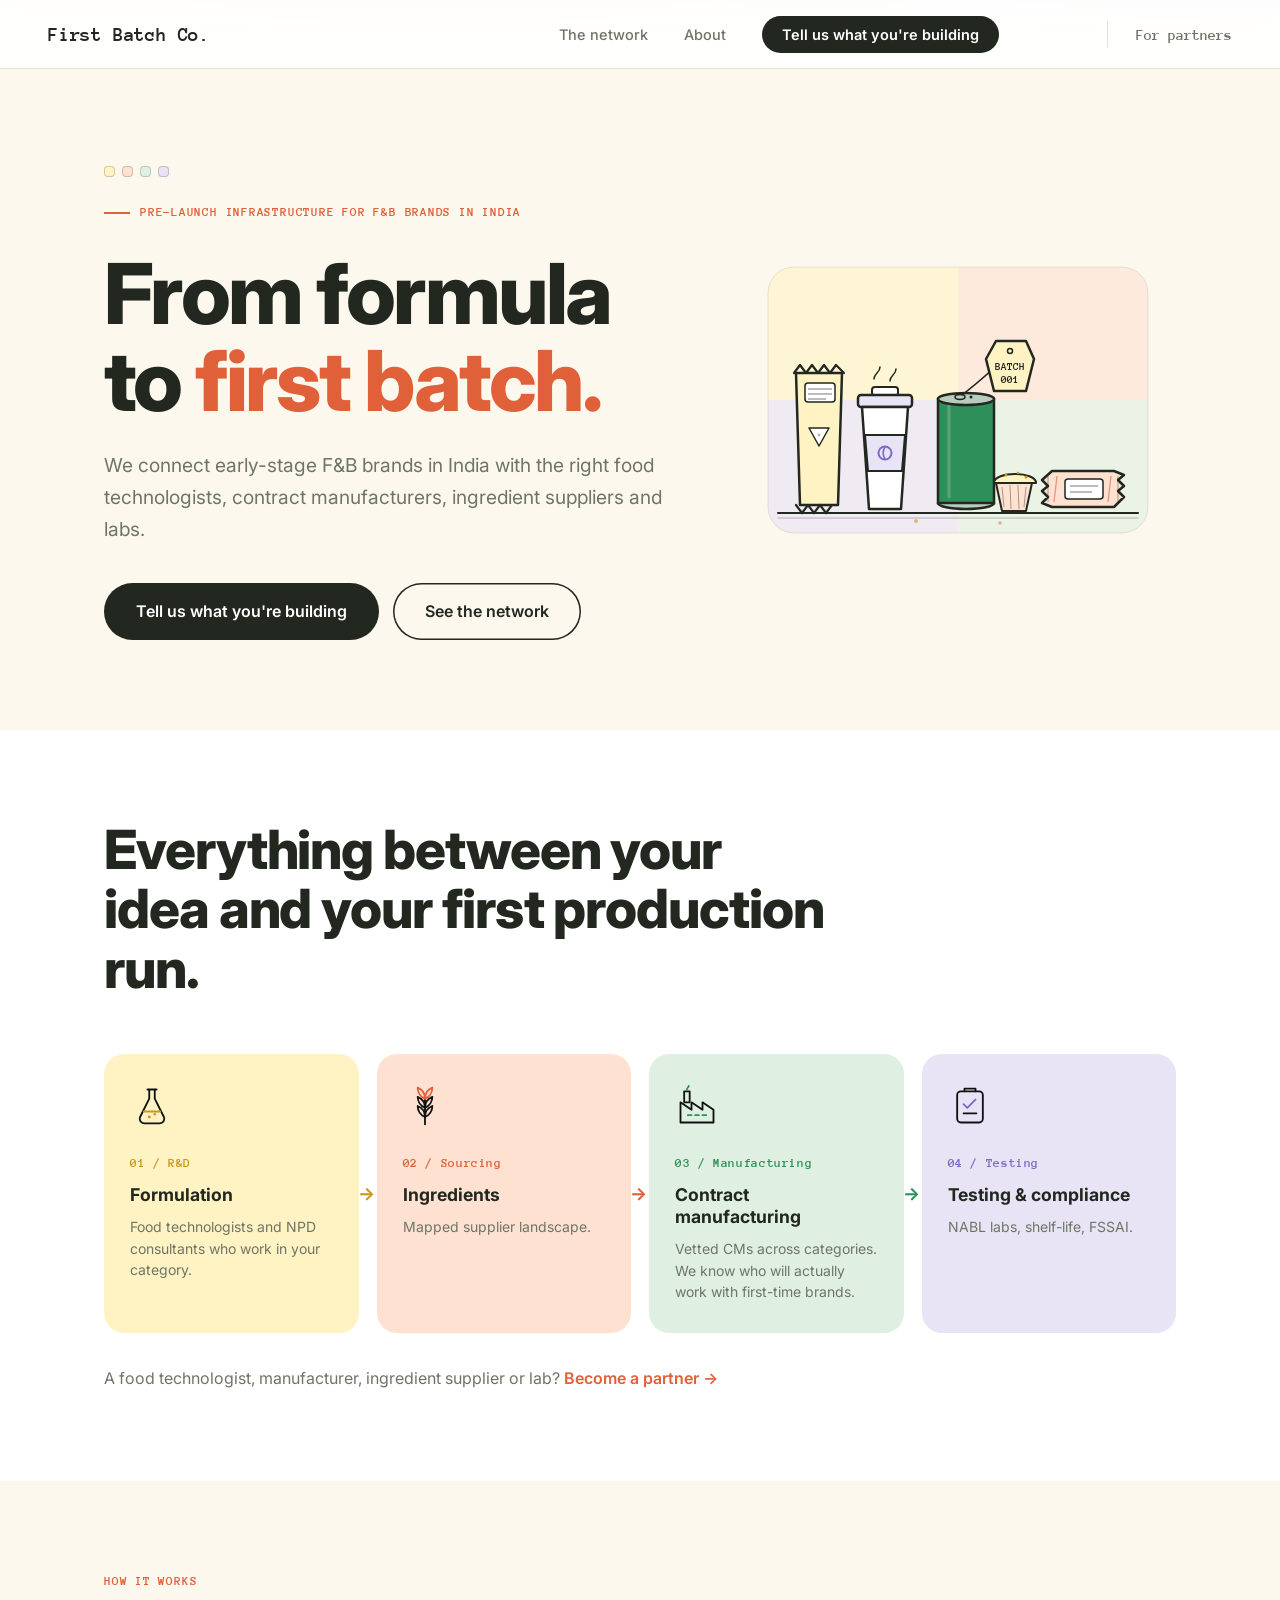
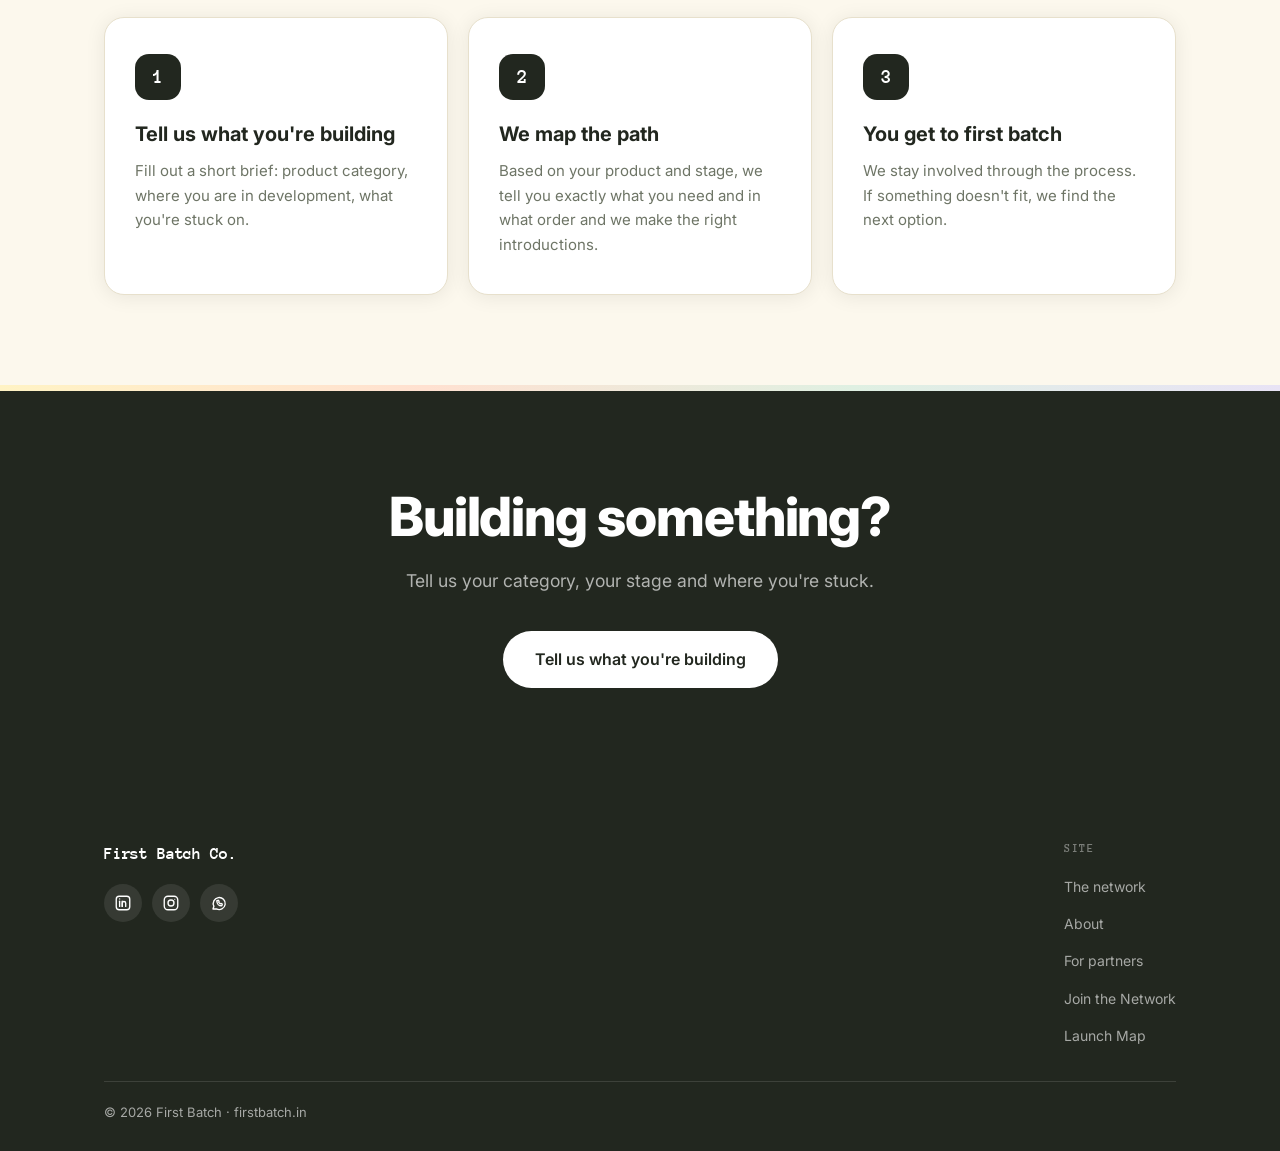
<file: index.html>
<!DOCTYPE html>
<html lang="en">
<head>
  <meta charset="UTF-8">
  <meta name="viewport" content="width=device-width, initial-scale=1.0">
  <title>First Batch — From formula to first batch</title>
  <meta name="description" content="We connect early-stage F&B brands in India with the right food technologists, contract manufacturers, ingredient suppliers and labs.">
  <link rel="canonical" href="https://www.firstbatch.in/">
  <meta property="og:type" content="website">
  <meta property="og:site_name" content="First Batch Co.">
  <meta property="og:title" content="First Batch — From formula to first batch">
  <meta property="og:description" content="We connect early-stage F&B brands in India with the right food technologists, contract manufacturers, ingredient suppliers and labs.">
  <meta property="og:url" content="https://www.firstbatch.in/">
  <meta property="og:image" content="https://www.firstbatch.in/og-image.png">
  <meta property="og:image:width" content="1200">
  <meta property="og:image:height" content="630">
  <meta name="twitter:card" content="summary_large_image">
  <meta name="twitter:title" content="First Batch — From formula to first batch">
  <meta name="twitter:description" content="We connect early-stage F&B brands in India with the right food technologists, contract manufacturers, ingredient suppliers and labs.">
  <meta name="twitter:image" content="https://www.firstbatch.in/og-image.png">
  <script type="application/ld+json">
  {
    "@context": "https://schema.org",
    "@graph": [
      {
        "@type": "Organization",
        "@id": "https://www.firstbatch.in/#organization",
        "name": "First Batch Co.",
        "url": "https://www.firstbatch.in/",
        "logo": "https://www.firstbatch.in/og-image.png",
        "description": "First Batch Co. connects early-stage F&B brands in India with vetted contract manufacturers, food technologists, ingredient suppliers and testing labs — a network of 2,500+ partners across India.",
        "founder": { "@type": "Person", "name": "Hrutu Banginwar", "sameAs": "https://www.linkedin.com/in/hrutu-banginwar/" },
        "areaServed": "IN",
        "sameAs": [
          "https://www.linkedin.com/in/hrutu-banginwar/",
          "https://www.instagram.com/hrutu.firstbatch/"
        ]
      },
      {
        "@type": "WebSite",
        "@id": "https://www.firstbatch.in/#website",
        "url": "https://www.firstbatch.in/",
        "name": "First Batch",
        "publisher": { "@id": "https://www.firstbatch.in/#organization" }
      }
    ]
  }
  </script>
  <link rel="preconnect" href="https://fonts.googleapis.com">
  <link rel="preconnect" href="https://fonts.gstatic.com" crossorigin>
  <link href="https://fonts.googleapis.com/css2?family=Anonymous+Pro:wght@400;700&family=Inter:wght@400;500;600;700;800&display=swap" rel="stylesheet">
  <link rel="stylesheet" href="style.css">
</head>
<body>

<nav class="nav">
  <div class="nav-inner">
    <a href="index.html" class="logo">First Batch Co.</a>
    <button class="nav-toggle" onclick="toggleNav()" aria-label="Menu"><span></span><span></span><span></span></button>
    <ul class="nav-links" id="nav-links">
      <li><a href="network.html">The network</a></li>
      <li><a href="about.html">About</a></li>
      <li><a href="start.html" class="nav-cta">Tell us what you're building</a></li>
      <li class="nav-partner"><a href="partners.html">For partners</a></li>
    </ul>
  </div>
</nav>

<!-- HERO -->
<header class="hero">
  <div class="wrap hero-grid">
    <div>
      <div class="mix-dots"><span></span><span></span><span></span><span></span></div>
      <div class="hero-kicker">Pre-launch infrastructure for F&amp;B brands in India</div>
      <h1>From formula to <em>first batch.</em></h1>
      <p class="hero-sub">We connect early-stage F&amp;B brands in India with the right food technologists, contract manufacturers, ingredient suppliers and labs.</p>
      <div class="hero-actions">
        <a href="start.html" class="btn btn-primary">Tell us what you're building</a>
        <a href="network.html" class="btn btn-ghost">See the network</a>
      </div>
    </div>
    <div class="hero-art" aria-hidden="true">
      <svg viewBox="0 0 420 360" xmlns="http://www.w3.org/2000/svg" fill="none">
        <!-- four-color panel behind the shelf -->
        <defs><clipPath id="hero-panel"><rect x="20" y="44" width="380" height="266" rx="26"/></clipPath></defs>
        <g clip-path="url(#hero-panel)" opacity="0.6">
          <rect x="20" y="44" width="190" height="133" fill="#FFF3C4"/>
          <rect x="210" y="44" width="190" height="133" fill="#FFE1D1"/>
          <rect x="20" y="177" width="190" height="133" fill="#E8E3F5"/>
          <rect x="210" y="177" width="190" height="133" fill="#DFF0E2"/>
        </g>
        <rect x="20" y="44" width="380" height="266" rx="26" stroke="#22271F" stroke-width="1" stroke-opacity="0.1"/>
        <!-- countertop -->
        <path d="M30 290 H390" stroke="#22271F" stroke-width="2" stroke-linecap="round"/>
        <path d="M30 295 H390" stroke="#22271F" stroke-width="1" opacity="0.3" stroke-linecap="round"/>
        <circle cx="168" cy="298" r="2" fill="#C9971A" opacity="0.6"/>
        <circle cx="252" cy="300" r="1.8" fill="#E0603A" opacity="0.5"/>

        <!-- chip bag (butter) — zigzag seal top AND bottom, label + triangle logo -->
        <path d="M46 150 L52 142 L58 150 L64 142 L70 150 L76 142 L82 150 L88 142 L96 150" stroke="#22271F" stroke-width="2.2" fill="none" stroke-linecap="round" stroke-linejoin="round"/>
        <path d="M48 150 L94 150 L90 282 L52 282 Z" fill="#FFF3C4" stroke="#22271F" stroke-width="2.5" stroke-linejoin="round"/>
        <path d="M48 282 L54 290 L60 282 L66 290 L72 282 L78 290 L84 282 L90 282" stroke="#22271F" stroke-width="2.2" fill="none" stroke-linecap="round" stroke-linejoin="round"/>
        <rect x="57" y="160" width="30" height="19" rx="3" fill="#FFFFFF" stroke="#22271F" stroke-width="1.5"/>
        <path d="M60 166 H84 M60 171 H84 M60 176 H78" stroke="#22271F" stroke-width="1" opacity="0.6"/>
        <path d="M61 205 L81 205 L71 223 Z" fill="#FFFFFF" stroke="#22271F" stroke-width="1.5" stroke-linejoin="round"/>
        <circle cx="71" cy="212" r="1.4" fill="#22271F" opacity="0.35"/>

        <!-- takeaway coffee cup (lilac sleeve) with steam -->
        <path d="M126 156 c0 -6 6 -6 6 -12" stroke="#22271F" stroke-width="1.5" stroke-linecap="round"/>
        <path d="M142 158 c0 -6 6 -6 6 -12" stroke="#22271F" stroke-width="1.5" stroke-linecap="round"/>
        <rect x="124" y="164" width="26" height="9" rx="3" fill="#FFFFFF" stroke="#22271F" stroke-width="2"/>
        <rect x="110" y="172" width="54" height="12" rx="3" fill="#E8E3F5" stroke="#22271F" stroke-width="2.5"/>
        <path d="M114 184 L160 184 L153 286 L121 286 Z" fill="#FFFFFF" stroke="#22271F" stroke-width="2.5" stroke-linejoin="round"/>
        <path d="M117 212 L157 212 L154 248 L120 248 Z" fill="#E8E3F5" stroke="#22271F" stroke-width="2"/>
        <circle cx="137" cy="230" r="6.5" fill="none" stroke="#7C6BC4" stroke-width="2"/>
        <path d="M137 224 c-2.5 4 -2.5 8 0 12" stroke="#7C6BC4" stroke-width="1.6" fill="none"/>

        <!-- beverage can (mint) with pull-tab + BATCH 001 swing tag -->
        <ellipse cx="218" cy="280" rx="28" ry="6" fill="#B9CDBF" stroke="#22271F" stroke-width="2.5"/>
        <rect x="190" y="176" width="56" height="104" fill="#2F8F5B" stroke="#22271F" stroke-width="2.5"/>
        <path d="M201 182 V274" stroke="#FFFFFF" stroke-width="3" opacity="0.2" stroke-linecap="round"/>
        <ellipse cx="218" cy="176" rx="28" ry="6" fill="#B9CDBF" stroke="#22271F" stroke-width="2.5"/>
        <ellipse cx="212" cy="174" rx="5" ry="2.4" fill="none" stroke="#22271F" stroke-width="1.5"/>
        <circle cx="223" cy="174" r="1.5" fill="#22271F"/>
        <path d="M214 172 C232 158 248 144 258 132" stroke="#22271F" stroke-width="1.5" fill="none"/>
        <path d="M248 118 L278 118 L286 136 L278 168 L246 168 L238 136 Z" fill="#FFF3C4" stroke="#22271F" stroke-width="2.5" stroke-linejoin="round"/>
        <circle cx="262" cy="128" r="2.5" fill="none" stroke="#22271F" stroke-width="1.5"/>
        <text x="262" y="147" text-anchor="middle" font-family="'Anonymous Pro', monospace" font-size="11" font-weight="700" fill="#22271F">BATCH</text>
        <text x="262" y="160" text-anchor="middle" font-family="'Anonymous Pro', monospace" font-size="11" font-weight="700" fill="#22271F">001</text>

        <!-- flow-wrapped protein bar (peach) — flat body, serrated crimp ends, label band -->
        <path d="M304 248 H366 L376 252 L370 257 L376 263 L370 268 L376 274 L366 284 H304 L294 280 L300 274 L294 268 L300 263 L294 257 Z" fill="#FFE1D1" stroke="#22271F" stroke-width="2.5" stroke-linejoin="round"/>
        <path d="M300 253 V279 M370 253 V279" stroke="#22271F" stroke-width="1" opacity="0.4"/>
        <rect x="317" y="256" width="38" height="20" rx="3" fill="#FFFFFF" stroke="#22271F" stroke-width="1.5"/>
        <path d="M322 263 H350 M322 269 H344" stroke="#22271F" stroke-width="1.2" opacity="0.6"/>
        <path d="M309 253 L306 279 M363 253 L360 279" stroke="#E0603A" stroke-width="1.3" opacity="0.6"/>

        <!-- muffin (bakery), tucked between the can and the bar -->
        <path d="M246 260 C246 248 288 248 288 260 Z" fill="#FFF3C4" stroke="#22271F" stroke-width="2" stroke-linejoin="round"/>
        <path d="M248 260 L284 260 L278 288 L254 288 Z" fill="#FFE1D1" stroke="#22271F" stroke-width="2" stroke-linejoin="round"/>
        <path d="M254 264 L256 284 M262 262 L263 286 M270 262 L271 286 M278 264 L276 284" stroke="#22271F" stroke-width="1" opacity="0.4"/>
        <circle cx="258" cy="252" r="1.5" fill="#C9971A"/>
        <circle cx="270" cy="250" r="1.3" fill="#C9971A"/>
        <circle cx="278" cy="254" r="1.5" fill="#C9971A"/>
      </svg>
    </div>
  </div>
</header>


<!-- FOUR PILLARS -->
<section class="section">
  <div class="wrap">
    <h2>Everything between your idea and your first production run.</h2>
    <div class="pillar-flow">
      <div class="pillar pillar--butter">
        <div class="pillar-icon">
          <svg viewBox="0 0 48 48" fill="none" stroke="#111111" stroke-width="2" stroke-linecap="round" stroke-linejoin="round">
            <path d="M19 6 h10 M21 6 v10 L11 36 a5 5 0 0 0 4.5 7 h17 a5 5 0 0 0 4.5 -7 L27 16 V6"/>
            <path d="M15 30 h18" stroke="#C9971A"/>
            <circle cx="21" cy="36" r="1.6" fill="#C9971A" stroke="none"/>
            <circle cx="27" cy="33" r="1.4" fill="#C9971A" stroke="none"/>
          </svg>
        </div>
        <div class="pillar-step">01 / R&amp;D</div>
        <h3>Formulation</h3>
        <p>Food technologists and NPD consultants who work in your category.</p>
        <span class="pillar-arrow">→</span>
      </div>
      <div class="pillar pillar--peach">
        <div class="pillar-icon">
          <svg viewBox="0 0 48 48" fill="none" stroke="#111111" stroke-width="2" stroke-linecap="round" stroke-linejoin="round">
            <path d="M24 44 V12"/>
            <path d="M24 16 C19 14 16 9 16 4 C21 6 24 10 24 16" stroke="#E0603A"/>
            <path d="M24 16 C29 14 32 9 32 4 C27 6 24 10 24 16" stroke="#E0603A"/>
            <path d="M24 26 C19 24 16 19 16 14 C21 16 24 20 24 26"/>
            <path d="M24 26 C29 24 32 19 32 14 C27 16 24 20 24 26"/>
            <path d="M24 36 C19 34 16 29 16 24 C21 26 24 30 24 36"/>
            <path d="M24 36 C29 34 32 29 32 24 C27 26 24 30 24 36"/>
          </svg>
        </div>
        <div class="pillar-step">02 / Sourcing</div>
        <h3>Ingredients</h3>
        <p>Mapped supplier landscape.</p>
        <span class="pillar-arrow">→</span>
      </div>
      <div class="pillar pillar--mint">
        <div class="pillar-icon">
          <svg viewBox="0 0 48 48" fill="none" stroke="#111111" stroke-width="2" stroke-linecap="round" stroke-linejoin="round">
            <path d="M6 42 V20 l12 8 v-8 l12 8 v-8 l12 8 v14 z"/>
            <rect x="10" y="8" width="6" height="12"/>
            <path d="M13 6 c0 -2 2 -2 2 -4" stroke="#2F8F5B"/>
            <path d="M14 34 h4 M22 34 h4 M30 34 h4" stroke="#2F8F5B"/>
          </svg>
        </div>
        <div class="pillar-step">03 / Manufacturing</div>
        <h3>Contract manufacturing</h3>
        <p>Vetted CMs across categories. We know who will actually work with first-time brands.</p>
        <span class="pillar-arrow">→</span>
      </div>
      <div class="pillar pillar--lilac">
        <div class="pillar-icon">
          <svg viewBox="0 0 48 48" fill="none" stroke="#111111" stroke-width="2" stroke-linecap="round" stroke-linejoin="round">
            <rect x="10" y="8" width="28" height="34" rx="4"/>
            <path d="M18 8 v-3 h12 v3"/>
            <path d="M17 22 l4 4 l9 -9" stroke="#7C6BC4"/>
            <path d="M17 32 h14"/>
          </svg>
        </div>
        <div class="pillar-step">04 / Testing</div>
        <h3>Testing &amp; compliance</h3>
        <p>NABL labs, shelf-life, FSSAI.</p>
      </div>
    </div>
    <p class="pillar-note">A food technologist, manufacturer, ingredient supplier or lab? <a href="partners.html#join">Become a partner →</a></p>
  </div>
</section>

<!-- HOW IT WORKS -->
<section class="section section-cream">
  <div class="wrap">
    <div class="section-kicker">How it works</div>
    <div class="steps" style="margin-top: 24px;">
      <div class="step">
        <div class="step-num">1</div>
        <h3>Tell us what you're building</h3>
        <p>Fill out a short brief: product category, where you are in development, what you're stuck on.</p>
      </div>
      <div class="step">
        <div class="step-num">2</div>
        <h3>We map the path</h3>
        <p>Based on your product and stage, we tell you exactly what you need and in what order and we make the right introductions.</p>
      </div>
      <div class="step">
        <div class="step-num">3</div>
        <h3>You get to first batch</h3>
        <p>We stay involved through the process. If something doesn't fit, we find the next option.</p>
      </div>
    </div>
  </div>
</section>

<!-- CTA -->
<section class="cta-band">
  <div class="wrap">
    <h2>Building something?</h2>
    <p>Tell us your category, your stage and where you're stuck.</p>
    <a href="start.html" class="btn btn-primary">Tell us what you're building</a>
  </div>
</section>

<footer class="footer">
  <div class="wrap">
    <div class="footer-inner">
      <div class="footer-brand">
        <a href="index.html" class="logo">First Batch Co.</a>
        
        <div class="footer-social">
          <a href="https://www.linkedin.com/in/hrutu-banginwar/" target="_blank" rel="noopener" class="social-chip chip-linkedin" aria-label="LinkedIn">
            <svg viewBox="0 0 24 24" fill="none" stroke="currentColor" stroke-width="1.8" stroke-linecap="round" stroke-linejoin="round"><rect x="3" y="3" width="18" height="18" rx="4"/><line x1="7.5" y1="9.5" x2="7.5" y2="16.5"/><circle cx="7.5" cy="6.5" r="0.9" fill="currentColor" stroke="none"/><path d="M11 16.5v-4.2a2.3 2.3 0 0 1 4.6 0v4.2"/><line x1="11" y1="9.5" x2="11" y2="16.5"/></svg>
          </a>
          <a href="https://www.instagram.com/hrutu.firstbatch/" target="_blank" rel="noopener" class="social-chip chip-instagram" aria-label="Instagram">
            <svg viewBox="0 0 24 24" fill="none" stroke="currentColor" stroke-width="1.8" stroke-linecap="round" stroke-linejoin="round"><rect x="3" y="3" width="18" height="18" rx="5"/><circle cx="12" cy="12" r="4"/><circle cx="17" cy="7" r="0.8" fill="currentColor" stroke="none"/></svg>
          </a>
          <a href="https://wa.me/918010231914" target="_blank" rel="noopener" class="social-chip chip-whatsapp" aria-label="WhatsApp">
            <svg viewBox="0 0 24 24" fill="none" stroke="currentColor" stroke-width="1.8" stroke-linecap="round" stroke-linejoin="round"><path d="M4 20l1.2-3.6A8 8 0 1 1 8.6 19.8L4 20Z"/><path d="M9.2 9.6c0 3.4 2.7 6.1 6 6.1c.4 0 .7-.2.8-.6l.3-1c.1-.4-.1-.7-.4-.9l-1-.6c-.3-.2-.7-.1-.9.1l-.3.4c-.9-.5-1.6-1.2-2.1-2.1l.4-.3c.2-.2.3-.6.1-.9l-.6-1c-.2-.3-.5-.5-.9-.4l-1 .3c-.4.1-.6.4-.6.8Z"/></svg>
          </a>
        </div>
      </div>
      <div>
        <div class="footer-nav-title">Site</div>
        <ul class="footer-links">
          <li><a href="network.html">The network</a></li>
          <li><a href="about.html">About</a></li>
          <li><a href="partners.html">For partners</a></li>
          <li><a href="join-network.html">Join the Network</a></li>
          <li><a href="launch-map.html">Launch Map</a></li>
        </ul>
      </div>
    </div>
    <p class="footer-note">© 2026 First Batch · firstbatch.in</p>
  </div>
</footer>

<script src="app.js"></script>
</body>
</html>
</file>
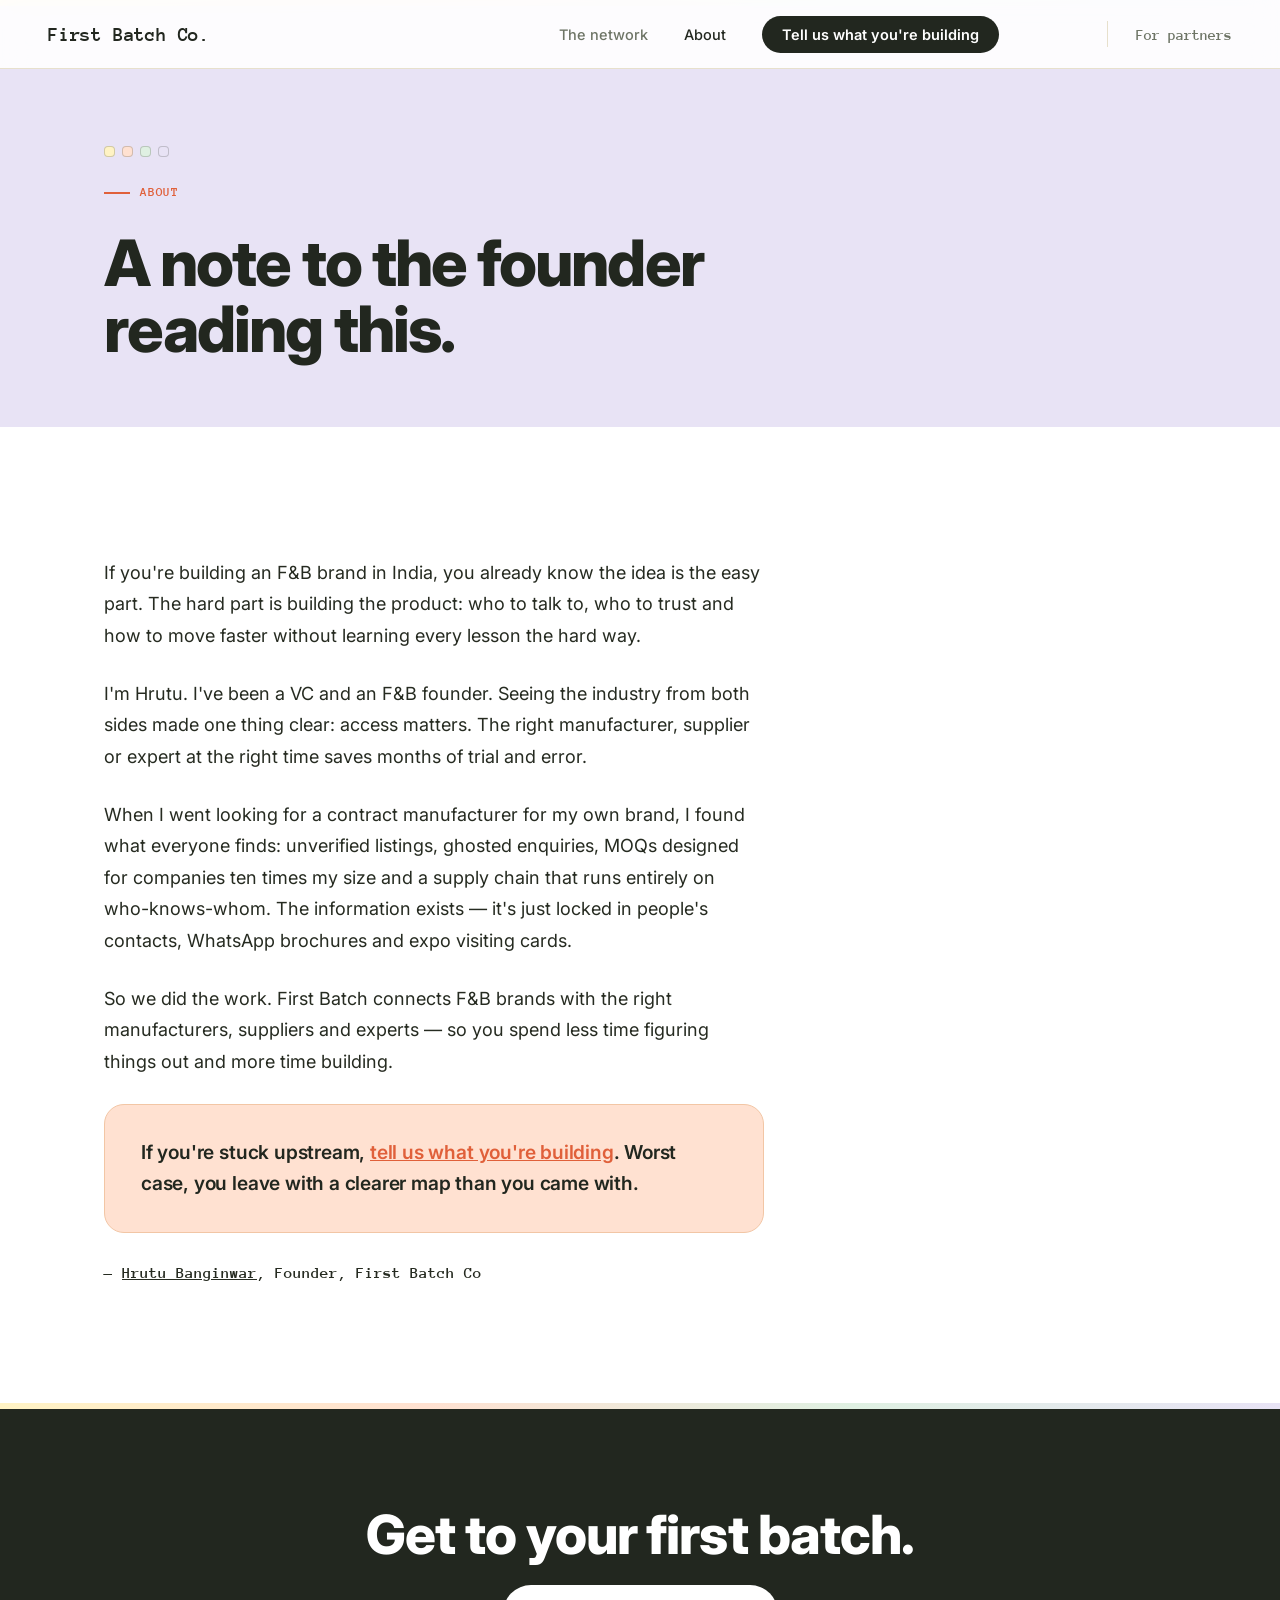
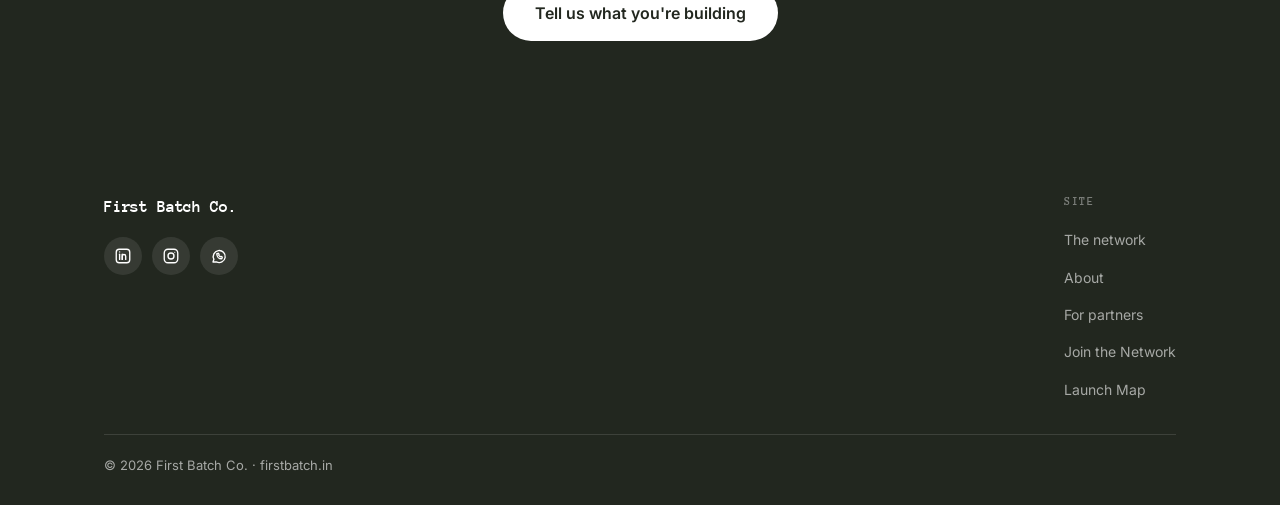
<file: about.html>
<!DOCTYPE html>
<html lang="en">
<head>
  <meta charset="UTF-8">
  <meta name="viewport" content="width=device-width, initial-scale=1.0">
  <title>About — First Batch</title>
  <meta name="description" content="Why First Batch exists — a note to the founder reading this.">
  <link rel="canonical" href="https://www.firstbatch.in/about">
  <meta property="og:type" content="website">
  <meta property="og:site_name" content="First Batch Co.">
  <meta property="og:title" content="About — First Batch">
  <meta property="og:description" content="Why First Batch exists — a note to the founder reading this.">
  <meta property="og:url" content="https://www.firstbatch.in/about">
  <meta property="og:image" content="https://www.firstbatch.in/og-image.png">
  <meta property="og:image:width" content="1200">
  <meta property="og:image:height" content="630">
  <meta name="twitter:card" content="summary_large_image">
  <meta name="twitter:title" content="About — First Batch">
  <meta name="twitter:description" content="Why First Batch exists — a note to the founder reading this.">
  <meta name="twitter:image" content="https://www.firstbatch.in/og-image.png">
  <link rel="preconnect" href="https://fonts.googleapis.com">
  <link rel="preconnect" href="https://fonts.gstatic.com" crossorigin>
  <link href="https://fonts.googleapis.com/css2?family=Anonymous+Pro:wght@400;700&family=Inter:wght@400;500;600;700;800&display=swap" rel="stylesheet">
  <link rel="stylesheet" href="style.css">
</head>
<body>

<nav class="nav">
  <div class="nav-inner">
    <a href="index.html" class="logo">First Batch Co.</a>
    <button class="nav-toggle" onclick="toggleNav()" aria-label="Menu"><span></span><span></span><span></span></button>
    <ul class="nav-links" id="nav-links">
      <li><a href="network.html">The network</a></li>
      <li><a href="about.html" class="active">About</a></li>
      <li><a href="start.html" class="nav-cta">Tell us what you're building</a></li>
      <li class="nav-partner"><a href="partners.html">For partners</a></li>
    </ul>
  </div>
</nav>

<header class="hero page-hero wash-lilac">
  <div class="wrap">
    <div class="mix-dots"><span></span><span></span><span></span><span></span></div>
    <div class="hero-kicker">About</div>
    <h1>A note to the founder reading this.</h1>
  </div>
</header>


<section class="section">
  <div class="wrap">
    <div class="prose">
      <p>If you're building an F&amp;B brand in India, you already know the idea is the easy part. The hard part is building the product: who to talk to, who to trust and how to move faster without learning every lesson the hard way.</p>
      <p>I'm Hrutu. I've been a VC and an F&amp;B founder. Seeing the industry from both sides made one thing clear: access matters. The right manufacturer, supplier or expert at the right time saves months of trial and error.</p>
      <p>When I went looking for a contract manufacturer for my own brand, I found what everyone finds: unverified listings, ghosted enquiries, MOQs designed for companies ten times my size and a supply chain that runs entirely on who-knows-whom. The information exists — it's just locked in people's contacts, WhatsApp brochures and expo visiting cards.</p>
      <p>So we did the work. First Batch connects F&amp;B brands with the right manufacturers, suppliers and experts — so you spend less time figuring things out and more time building.</p>
      <div class="callout" style="margin: 8px 0 26px;">If you're stuck upstream, <a href="start.html" style="color:var(--accent)">tell us what you're building</a>. Worst case, you leave with a clearer map than you came with.</div>
      <p class="sig">— <a href="https://www.linkedin.com/in/hrutu-banginwar/" target="_blank" rel="noopener" style="color:inherit">Hrutu Banginwar</a>, Founder, First&nbsp;Batch&nbsp;Co</p>
    </div>
  </div>
</section>

<section class="cta-band">
  <div class="wrap">
    <h2>Get to your first batch.</h2>
    <a href="start.html" class="btn btn-primary">Tell us what you're building</a>
  </div>
</section>

<footer class="footer">
  <div class="wrap">
    <div class="footer-inner">
      <div class="footer-brand">
        <a href="index.html" class="logo">First Batch Co.</a>
        
        <div class="footer-social">
          <a href="https://www.linkedin.com/in/hrutu-banginwar/" target="_blank" rel="noopener" class="social-chip chip-linkedin" aria-label="LinkedIn">
            <svg viewBox="0 0 24 24" fill="none" stroke="currentColor" stroke-width="1.8" stroke-linecap="round" stroke-linejoin="round"><rect x="3" y="3" width="18" height="18" rx="4"/><line x1="7.5" y1="9.5" x2="7.5" y2="16.5"/><circle cx="7.5" cy="6.5" r="0.9" fill="currentColor" stroke="none"/><path d="M11 16.5v-4.2a2.3 2.3 0 0 1 4.6 0v4.2"/><line x1="11" y1="9.5" x2="11" y2="16.5"/></svg>
          </a>
          <a href="https://www.instagram.com/hrutu.firstbatch/" target="_blank" rel="noopener" class="social-chip chip-instagram" aria-label="Instagram">
            <svg viewBox="0 0 24 24" fill="none" stroke="currentColor" stroke-width="1.8" stroke-linecap="round" stroke-linejoin="round"><rect x="3" y="3" width="18" height="18" rx="5"/><circle cx="12" cy="12" r="4"/><circle cx="17" cy="7" r="0.8" fill="currentColor" stroke="none"/></svg>
          </a>
          <a href="https://wa.me/918010231914" target="_blank" rel="noopener" class="social-chip chip-whatsapp" aria-label="WhatsApp">
            <svg viewBox="0 0 24 24" fill="none" stroke="currentColor" stroke-width="1.8" stroke-linecap="round" stroke-linejoin="round"><path d="M4 20l1.2-3.6A8 8 0 1 1 8.6 19.8L4 20Z"/><path d="M9.2 9.6c0 3.4 2.7 6.1 6 6.1c.4 0 .7-.2.8-.6l.3-1c.1-.4-.1-.7-.4-.9l-1-.6c-.3-.2-.7-.1-.9.1l-.3.4c-.9-.5-1.6-1.2-2.1-2.1l.4-.3c.2-.2.3-.6.1-.9l-.6-1c-.2-.3-.5-.5-.9-.4l-1 .3c-.4.1-.6.4-.6.8Z"/></svg>
          </a>
        </div>
      </div>
      <div>
        <div class="footer-nav-title">Site</div>
        <ul class="footer-links">
          <li><a href="network.html">The network</a></li>
          <li><a href="about.html">About</a></li>
          <li><a href="partners.html">For partners</a></li>
          <li><a href="join-network.html">Join the Network</a></li>
          <li><a href="launch-map.html">Launch Map</a></li>
        </ul>
      </div>
    </div>
    <p class="footer-note">© 2026 First Batch Co. · firstbatch.in</p>
  </div>
</footer>

<script src="app.js"></script>
</body>
</html>
</file>
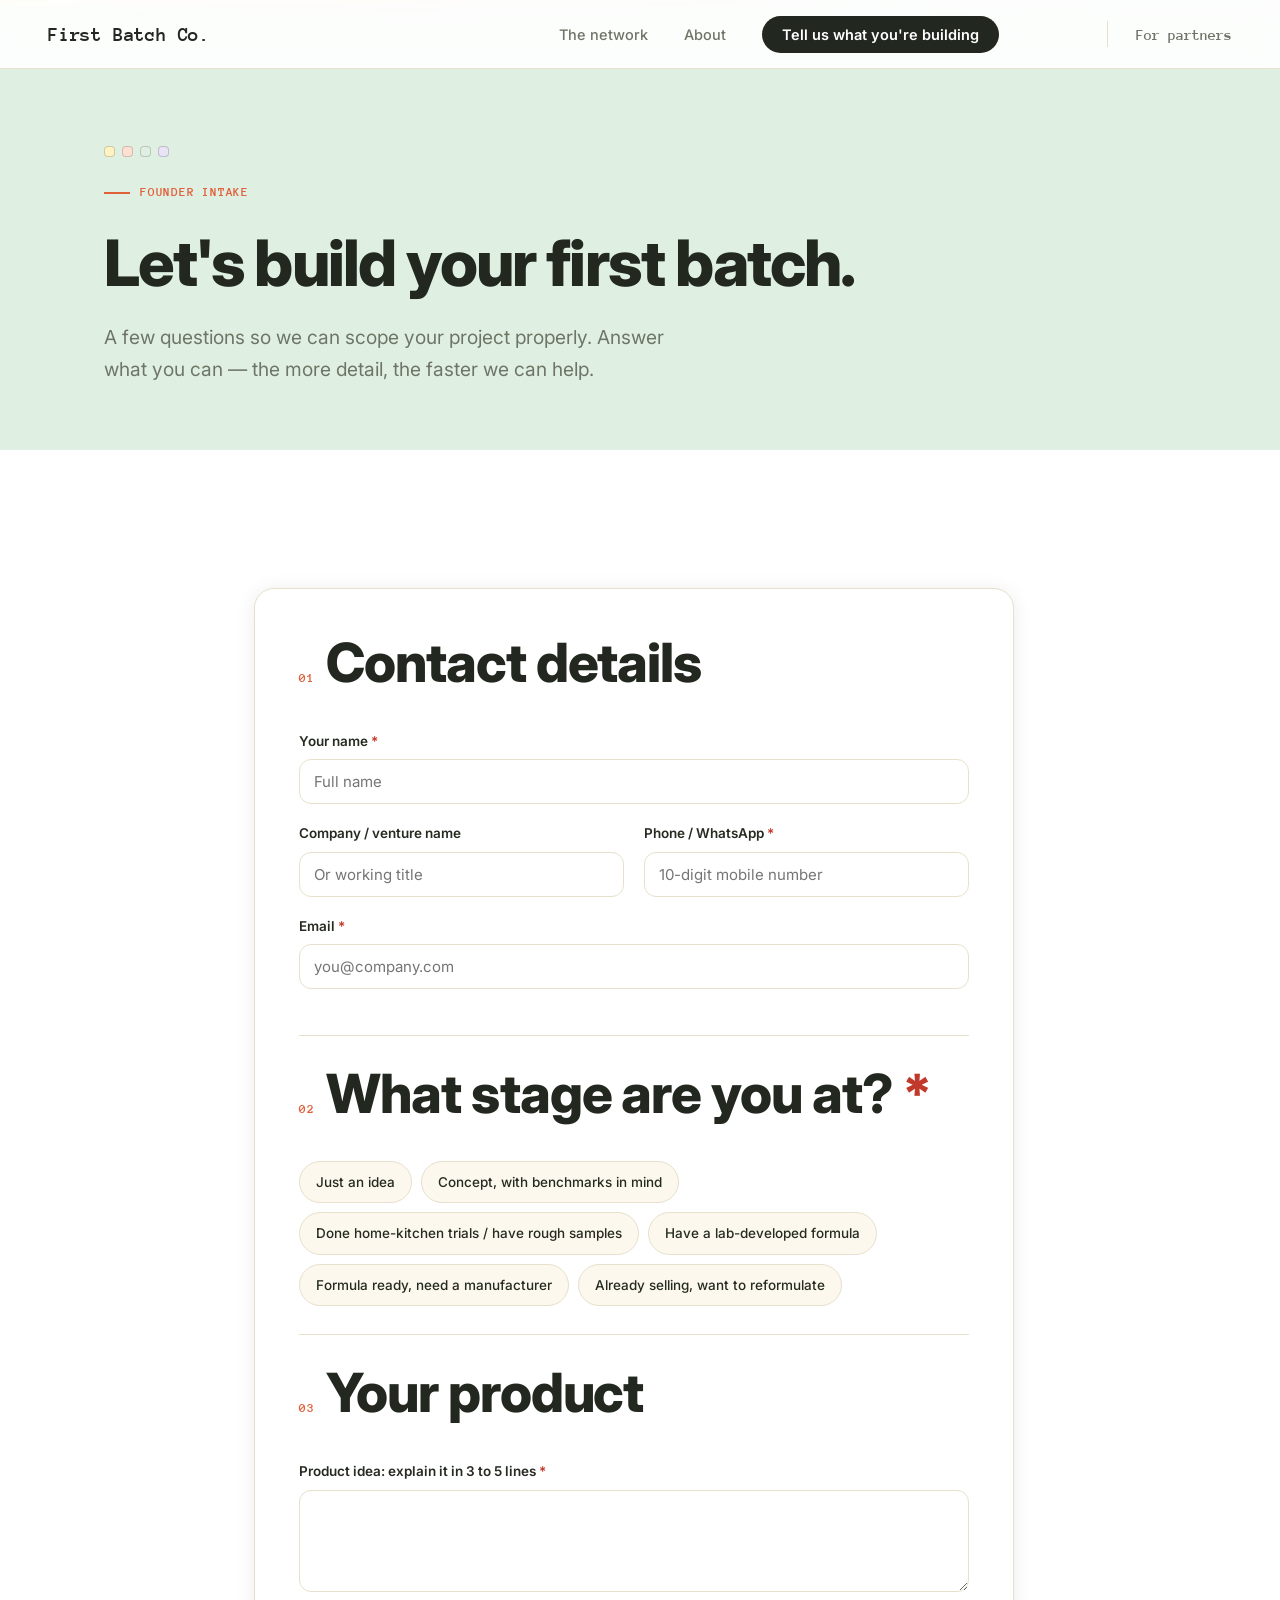
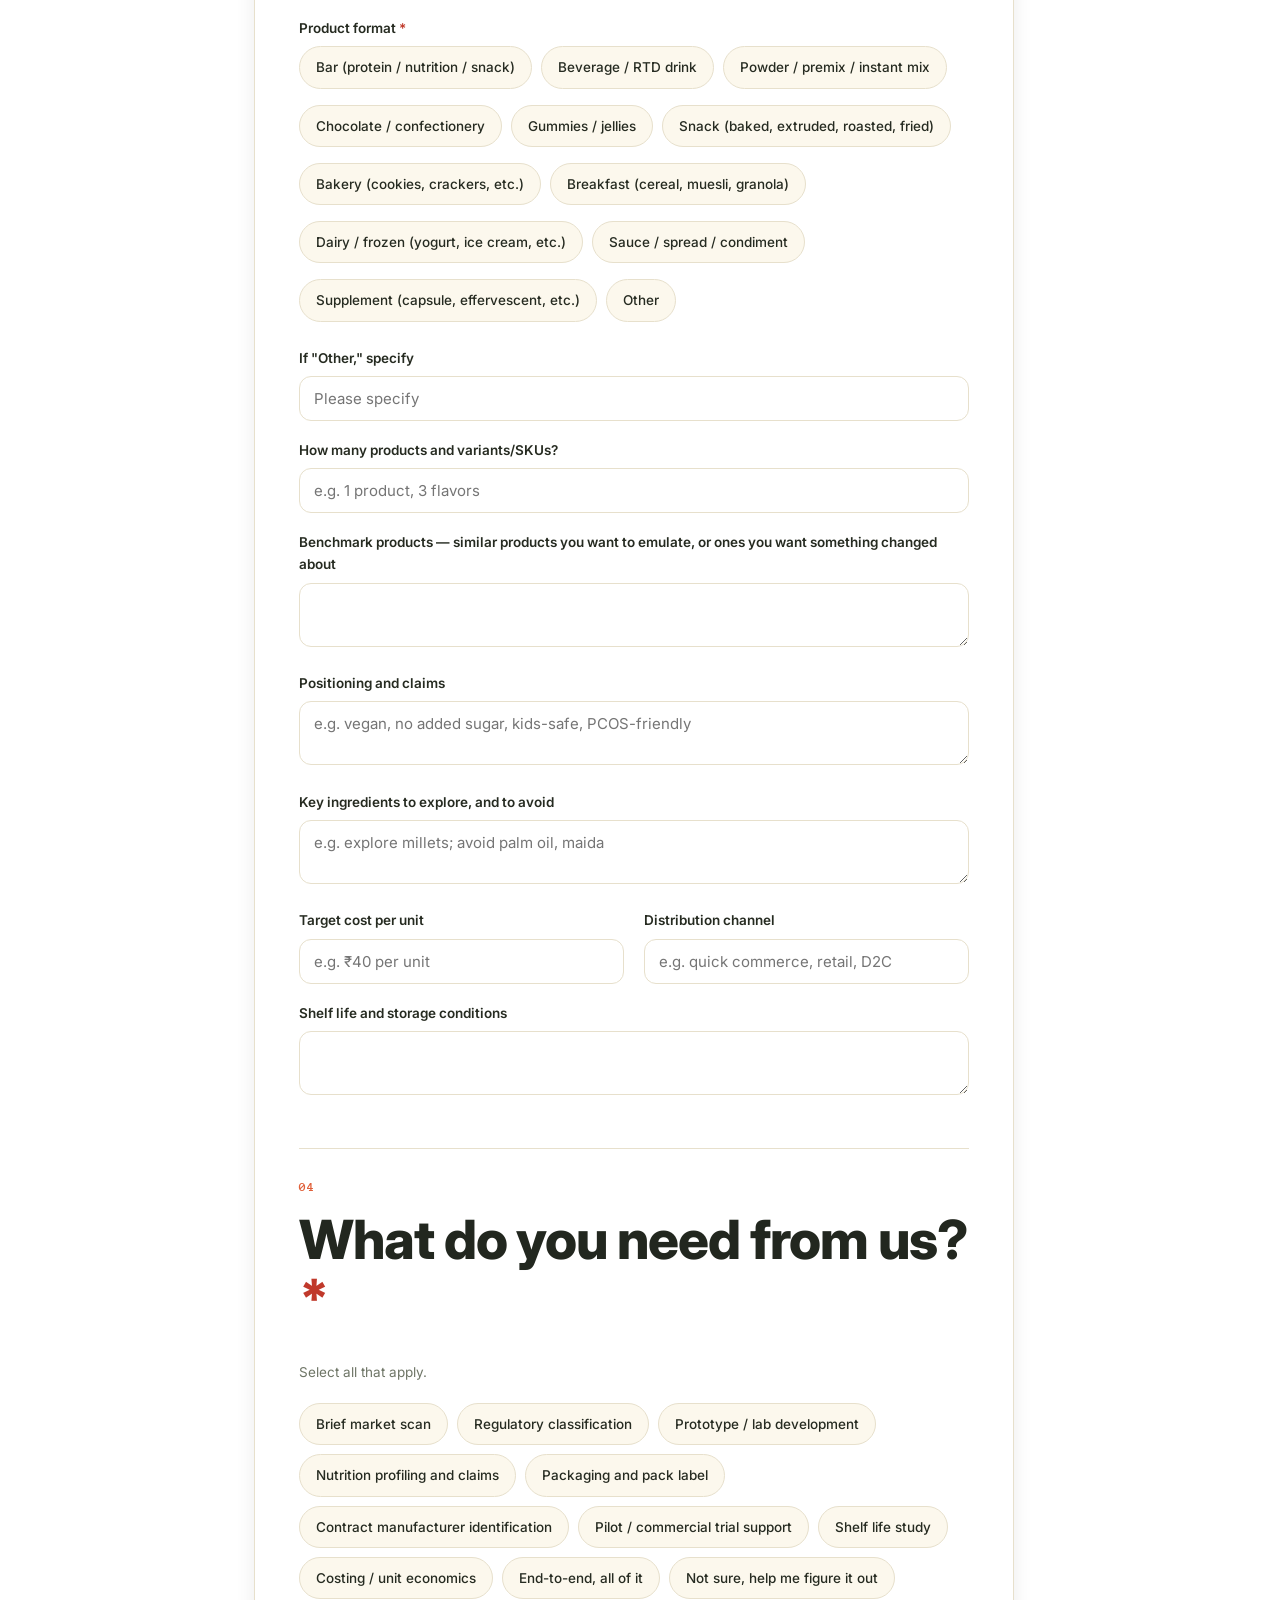
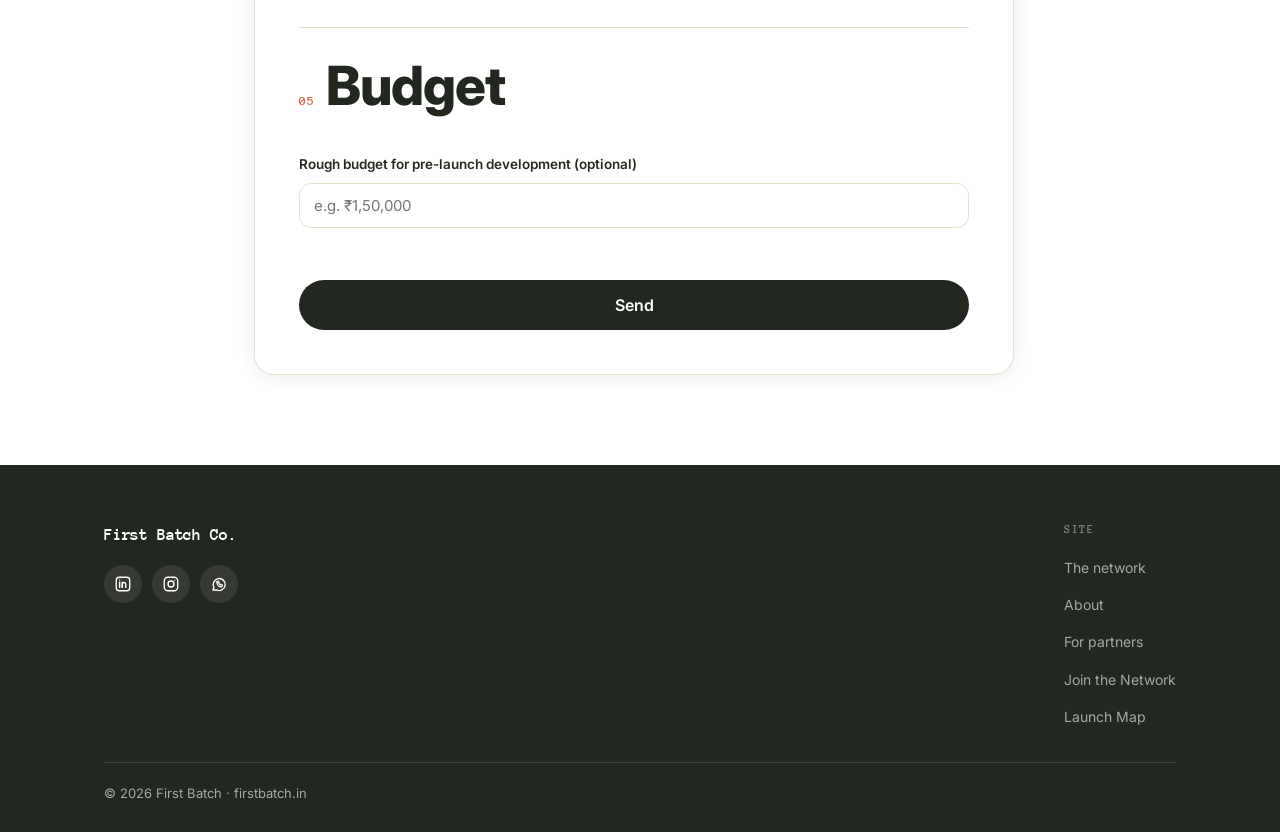
<file: founder-intake.html>
<!DOCTYPE html>
<html lang="en">
<head>
  <meta charset="UTF-8">
  <meta name="viewport" content="width=device-width, initial-scale=1.0">
  <meta name="robots" content="noindex, nofollow">
  <title>Founder Intake — First Batch Co.</title>
  <meta name="description" content="A few questions so we can scope your project.">
  <link rel="preconnect" href="https://fonts.googleapis.com">
  <link rel="preconnect" href="https://fonts.gstatic.com" crossorigin>
  <link href="https://fonts.googleapis.com/css2?family=Anonymous+Pro:wght@400;700&family=Inter:wght@400;500;600;700;800&display=swap" rel="stylesheet">
  <link rel="stylesheet" href="style.css">
</head>
<body>

<nav class="nav">
  <div class="nav-inner">
    <a href="index.html" class="logo">First Batch Co.</a>
    <button class="nav-toggle" onclick="toggleNav()" aria-label="Menu"><span></span><span></span><span></span></button>
    <ul class="nav-links" id="nav-links">
      <li><a href="network.html">The network</a></li>
      <li><a href="about.html">About</a></li>
      <li><a href="start.html" class="nav-cta">Tell us what you're building</a></li>
      <li class="nav-partner"><a href="partners.html">For partners</a></li>
    </ul>
  </div>
</nav>

<header class="hero page-hero wash-mint">
  <div class="wrap">
    <div class="mix-dots"><span></span><span></span><span></span><span></span></div>
    <div class="hero-kicker">Founder intake</div>
    <h1>Let's build your first batch.</h1>
    <p class="hero-sub">A few questions so we can scope your project properly. Answer what you can — the more detail, the faster we can help.</p>
  </div>
</header>

<section class="section">
  <div class="wrap wrap-narrow">

    <div class="form-card form-card-wide">
      <form id="founder-intake-form" onsubmit="handleFounderIntake(event, this)" novalidate>

        <!-- CONTACT -->
        <div class="form-section">
          <div class="form-section-head">
            <span class="form-step">01</span>
            <h2>Contact details</h2>
          </div>
          <div class="field">
            <label for="fi-name">Your name <span class="req-mark">*</span></label>
            <input class="input-field" id="fi-name" name="name" type="text" placeholder="Full name" required>
            <div class="field-error" data-error="name"></div>
          </div>
          <div class="grid-2">
            <div class="field">
              <label for="fi-company">Company / venture name</label>
              <input class="input-field" id="fi-company" name="company" type="text" placeholder="Or working title">
            </div>
            <div class="field">
              <label for="fi-phone">Phone / WhatsApp <span class="req-mark">*</span></label>
              <input class="input-field" id="fi-phone" name="phone" type="tel" placeholder="10-digit mobile number" required>
              <div class="field-error" data-error="phone"></div>
            </div>
          </div>
          <div class="field">
            <label for="fi-email">Email <span class="req-mark">*</span></label>
            <input class="input-field" id="fi-email" name="email" type="email" placeholder="you@company.com" required>
            <div class="field-error" data-error="email"></div>
          </div>
        </div>

        <!-- STAGE -->
        <div class="form-section">
          <div class="form-section-head">
            <span class="form-step">02</span>
            <h2>What stage are you at? <span class="req-mark">*</span></h2>
          </div>
          <div class="chip-grid" id="fi-stage-grid"></div>
          <div class="field-error" data-error="stage"></div>
        </div>

        <!-- PRODUCT -->
        <div class="form-section">
          <div class="form-section-head">
            <span class="form-step">03</span>
            <h2>Your product</h2>
          </div>
          <div class="field">
            <label for="fi-idea">Product idea: explain it in 3 to 5 lines <span class="req-mark">*</span></label>
            <textarea class="input-field" id="fi-idea" name="productIdea" rows="4" required></textarea>
            <div class="field-error" data-error="productIdea"></div>
          </div>

          <div class="field">
            <label>Product format <span class="req-mark">*</span></label>
            <div class="chip-grid" id="fi-format-grid"></div>
            <div class="field-error" data-error="format"></div>
          </div>
          <div class="field field-inline">
            <label for="fi-format-other">If "Other," specify</label>
            <input class="input-field" id="fi-format-other" name="formatOther" type="text" placeholder="Please specify">
          </div>

          <div class="field">
            <label for="fi-skus">How many products and variants/SKUs?</label>
            <input class="input-field" id="fi-skus" name="productsSkus" type="text" placeholder="e.g. 1 product, 3 flavors">
          </div>
          <div class="field">
            <label for="fi-benchmarks">Benchmark products — similar products you want to emulate, or ones you want something changed about</label>
            <textarea class="input-field" id="fi-benchmarks" name="benchmarks" rows="2"></textarea>
          </div>
          <div class="field">
            <label for="fi-positioning">Positioning and claims</label>
            <textarea class="input-field" id="fi-positioning" name="positioningClaims" rows="2" placeholder="e.g. vegan, no added sugar, kids-safe, PCOS-friendly"></textarea>
          </div>
          <div class="field">
            <label for="fi-ingredients">Key ingredients to explore, and to avoid</label>
            <textarea class="input-field" id="fi-ingredients" name="ingredients" rows="2" placeholder="e.g. explore millets; avoid palm oil, maida"></textarea>
          </div>
          <div class="grid-2">
            <div class="field">
              <label for="fi-cost">Target cost per unit</label>
              <input class="input-field" id="fi-cost" name="targetCost" type="text" placeholder="e.g. ₹40 per unit">
            </div>
            <div class="field">
              <label for="fi-distribution">Distribution channel</label>
              <input class="input-field" id="fi-distribution" name="distribution" type="text" placeholder="e.g. quick commerce, retail, D2C">
            </div>
          </div>
          <div class="field">
            <label for="fi-shelf">Shelf life and storage conditions</label>
            <textarea class="input-field" id="fi-shelf" name="shelfLife" rows="2"></textarea>
          </div>
        </div>

        <!-- SCOPE -->
        <div class="form-section">
          <div class="form-section-head">
            <span class="form-step">04</span>
            <h2>What do you need from us? <span class="req-mark">*</span></h2>
            <p class="form-section-sub">Select all that apply.</p>
          </div>
          <div class="chip-grid" id="fi-scope-grid"></div>
          <div class="field-error" data-error="scope"></div>
        </div>

        <!-- BUDGET -->
        <div class="form-section">
          <div class="form-section-head">
            <span class="form-step">05</span>
            <h2>Budget</h2>
          </div>
          <div class="field">
            <label for="fi-budget">Rough budget for pre-launch development (optional)</label>
            <input class="input-field" id="fi-budget" name="budget" type="text" placeholder="e.g. ₹1,50,000">
          </div>
        </div>

        <div class="hp-wrap" aria-hidden="true"><label for="fi-website">Website</label><input id="fi-website" name="website" type="text" tabindex="-1" autocomplete="off"></div>

        <div class="field-error submit-error" id="fi-submit-error"></div>
        <button type="submit" class="btn btn-primary btn-submit" id="fi-submit-btn">Send</button>
      </form>
    </div>

  </div>
</section>

<footer class="footer">
  <div class="wrap">
    <div class="footer-inner">
      <div class="footer-brand">
        <a href="index.html" class="logo">First Batch Co.</a>
        <div class="footer-social">
          <a href="https://www.linkedin.com/in/hrutu-banginwar/" target="_blank" rel="noopener" class="social-chip chip-linkedin" aria-label="LinkedIn">
            <svg viewBox="0 0 24 24" fill="none" stroke="currentColor" stroke-width="1.8" stroke-linecap="round" stroke-linejoin="round"><rect x="3" y="3" width="18" height="18" rx="4"/><line x1="7.5" y1="9.5" x2="7.5" y2="16.5"/><circle cx="7.5" cy="6.5" r="0.9" fill="currentColor" stroke="none"/><path d="M11 16.5v-4.2a2.3 2.3 0 0 1 4.6 0v4.2"/><line x1="11" y1="9.5" x2="11" y2="16.5"/></svg>
          </a>
          <a href="https://www.instagram.com/hrutu.firstbatch/" target="_blank" rel="noopener" class="social-chip chip-instagram" aria-label="Instagram">
            <svg viewBox="0 0 24 24" fill="none" stroke="currentColor" stroke-width="1.8" stroke-linecap="round" stroke-linejoin="round"><rect x="3" y="3" width="18" height="18" rx="5"/><circle cx="12" cy="12" r="4"/><circle cx="17" cy="7" r="0.8" fill="currentColor" stroke="none"/></svg>
          </a>
          <a href="https://wa.me/918010231914" target="_blank" rel="noopener" class="social-chip chip-whatsapp" aria-label="WhatsApp">
            <svg viewBox="0 0 24 24" fill="none" stroke="currentColor" stroke-width="1.8" stroke-linecap="round" stroke-linejoin="round"><path d="M4 20l1.2-3.6A8 8 0 1 1 8.6 19.8L4 20Z"/><path d="M9.2 9.6c0 3.4 2.7 6.1 6 6.1c.4 0 .7-.2.8-.6l.3-1c.1-.4-.1-.7-.4-.9l-1-.6c-.3-.2-.7-.1-.9.1l-.3.4c-.9-.5-1.6-1.2-2.1-2.1l.4-.3c.2-.2.3-.6.1-.9l-.6-1c-.2-.3-.5-.5-.9-.4l-1 .3c-.4.1-.6.4-.6.8Z"/></svg>
          </a>
        </div>
      </div>
      <div>
        <div class="footer-nav-title">Site</div>
        <ul class="footer-links">
          <li><a href="network.html">The network</a></li>
          <li><a href="about.html">About</a></li>
          <li><a href="partners.html">For partners</a></li>
          <li><a href="join-network.html">Join the Network</a></li>
          <li><a href="launch-map.html">Launch Map</a></li>
        </ul>
      </div>
    </div>
    <p class="footer-note">© 2026 First Batch · firstbatch.in</p>
  </div>
</footer>

<script src="app.js"></script>
<script src="founder-intake.js"></script>
</body>
</html>
</file>
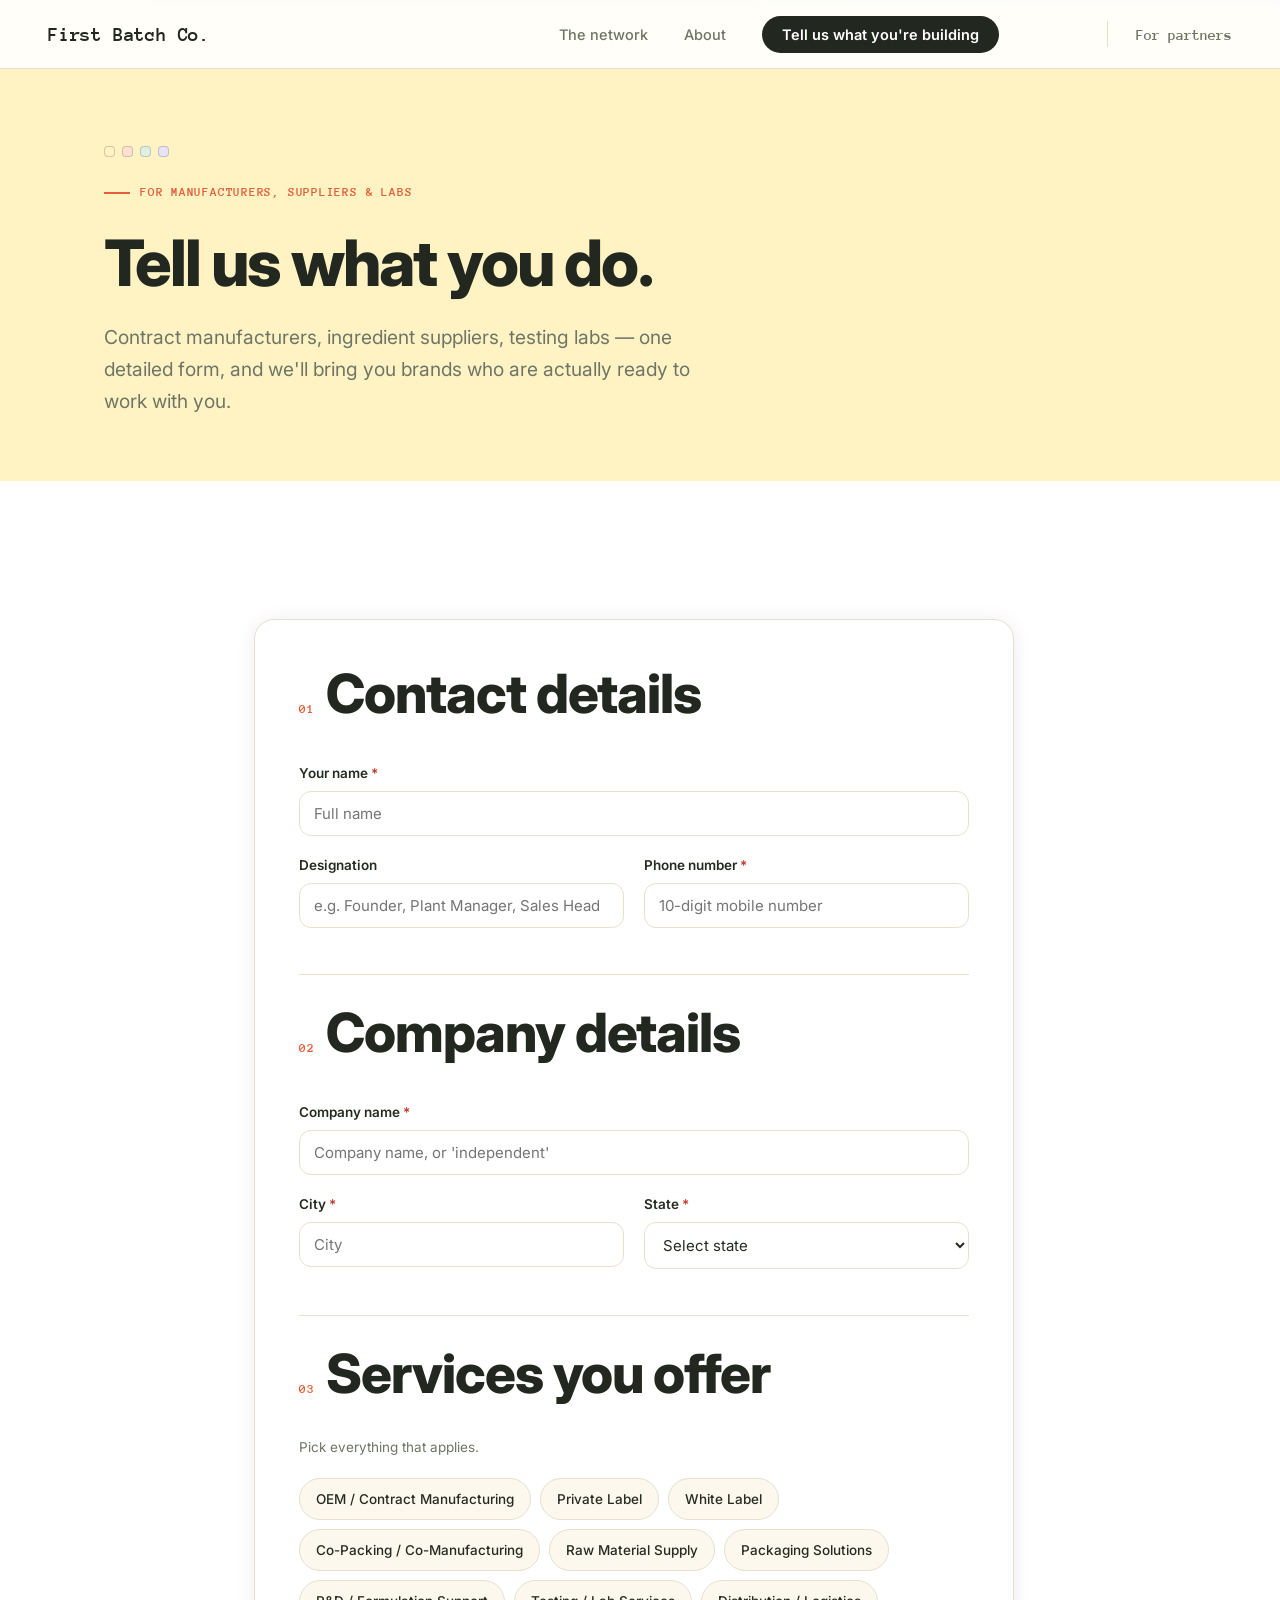
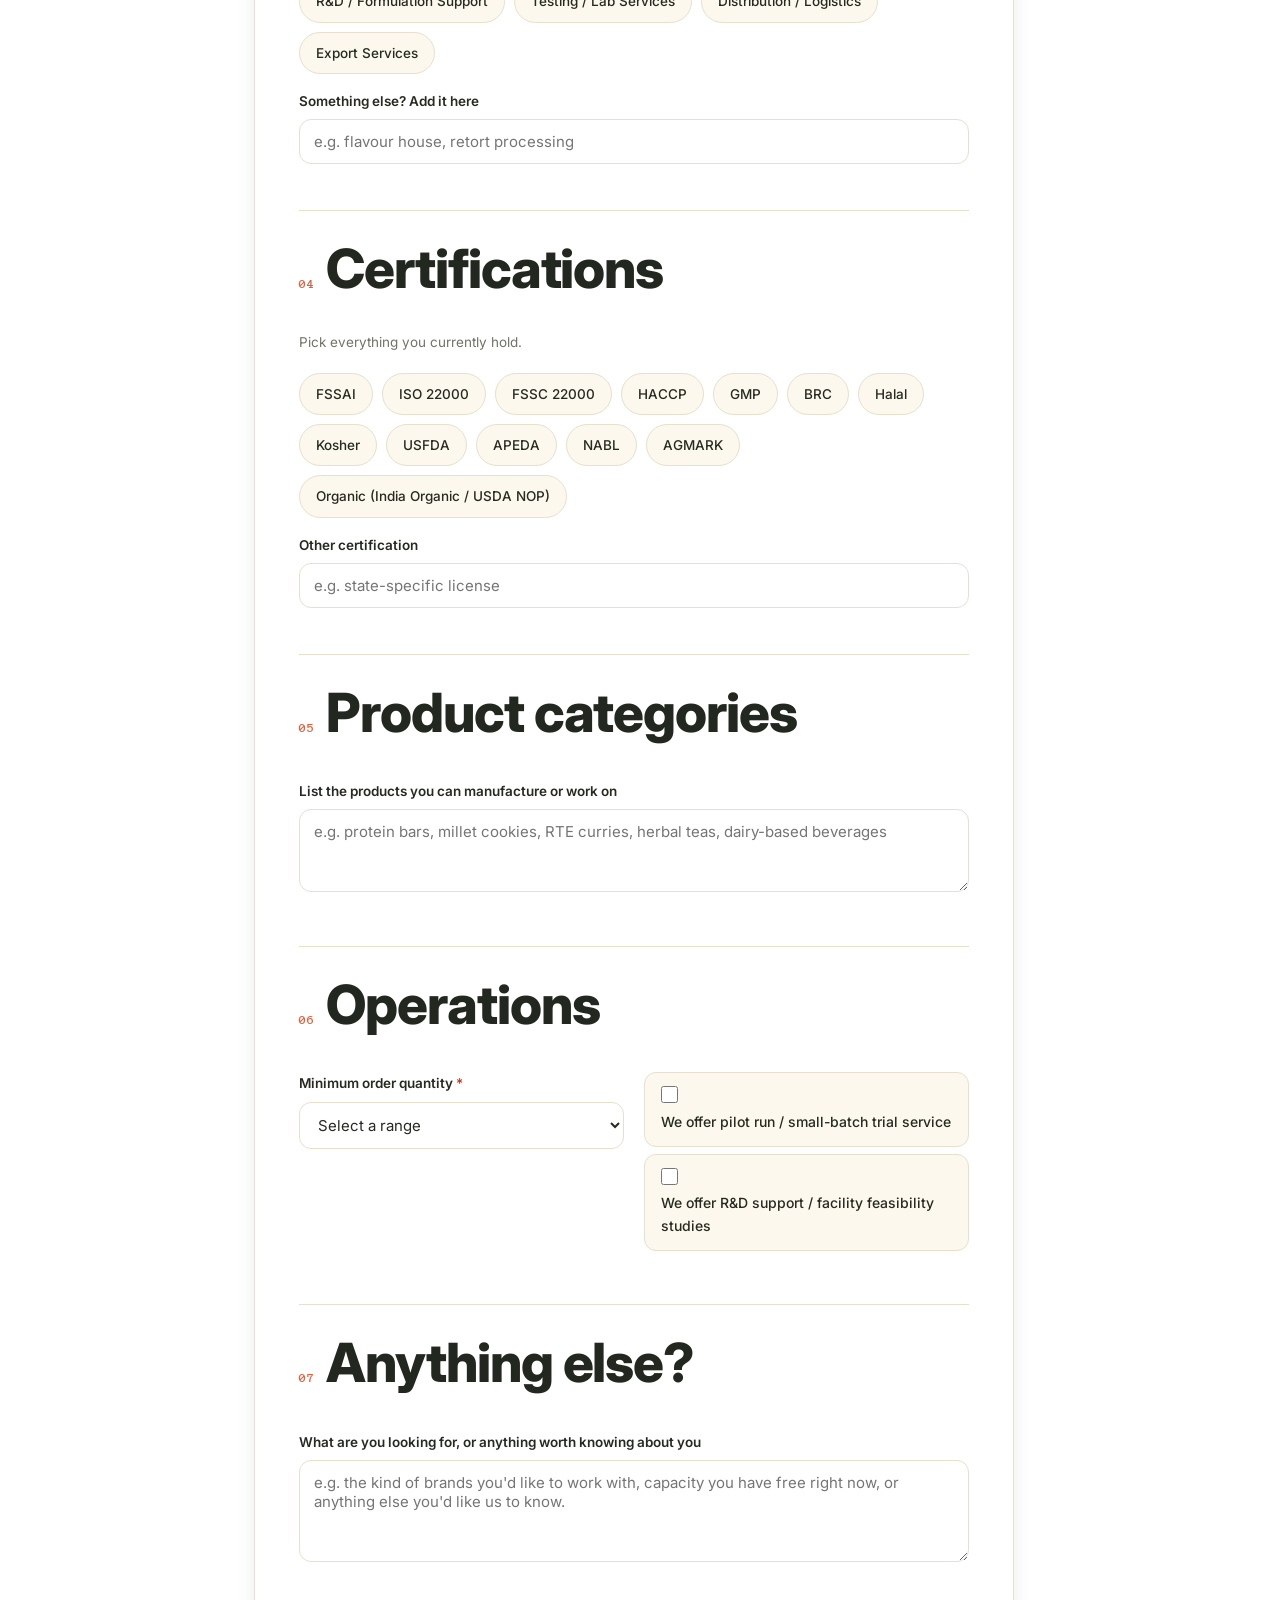
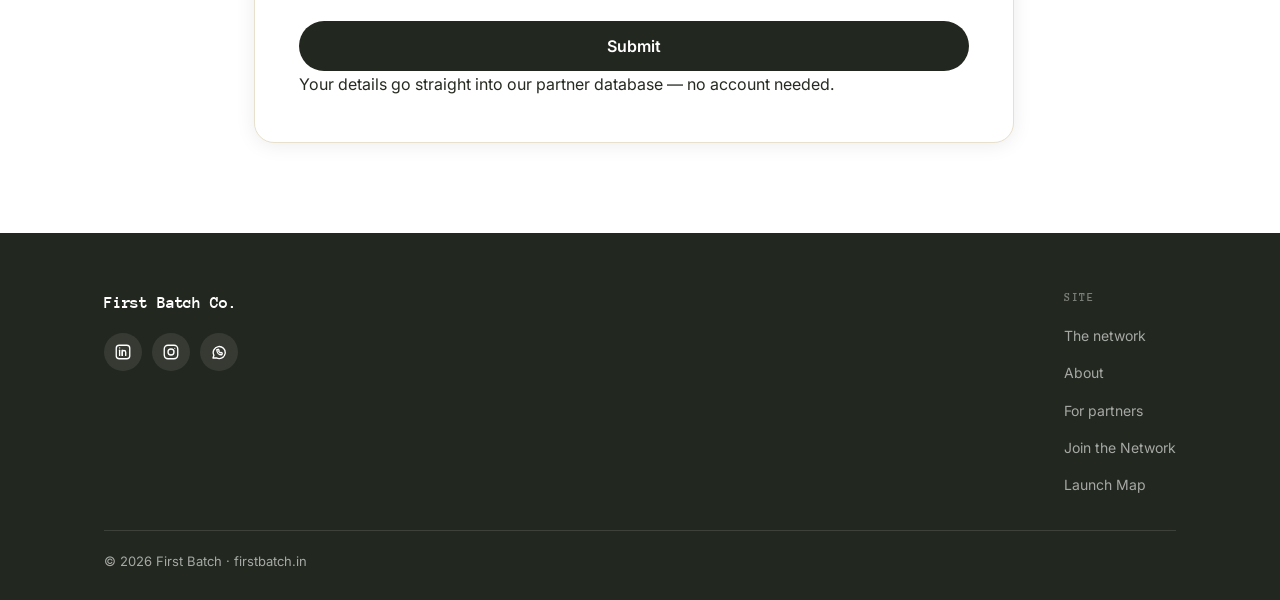
<file: join-network.html>
<!DOCTYPE html>
<html lang="en">
<head>
  <meta charset="UTF-8">
  <meta name="viewport" content="width=device-width, initial-scale=1.0">
  <title>Join the Network — First Batch Co.</title>
  <meta name="description" content="Manufacturers, suppliers and labs — tell us what you do, in detail, and we'll bring you brands who are actually ready to work with you.">
  <link rel="canonical" href="https://www.firstbatch.in/join-network">
  <meta property="og:type" content="website">
  <meta property="og:site_name" content="First Batch Co.">
  <meta property="og:title" content="Join the Network — First Batch Co.">
  <meta property="og:description" content="Manufacturers, suppliers and labs — tell us what you do, and we'll bring you brands who are actually ready to work with you.">
  <meta property="og:url" content="https://www.firstbatch.in/join-network">
  <meta property="og:image" content="https://www.firstbatch.in/og-image.png">
  <meta property="og:image:width" content="1200">
  <meta property="og:image:height" content="630">
  <meta name="twitter:card" content="summary_large_image">
  <meta name="twitter:title" content="Join the Network — First Batch Co.">
  <meta name="twitter:description" content="Manufacturers, suppliers and labs — tell us what you do, and we'll bring you brands who are actually ready to work with you.">
  <meta name="twitter:image" content="https://www.firstbatch.in/og-image.png">
  <link rel="preconnect" href="https://fonts.googleapis.com">
  <link rel="preconnect" href="https://fonts.gstatic.com" crossorigin>
  <link href="https://fonts.googleapis.com/css2?family=Anonymous+Pro:wght@400;700&family=Inter:wght@400;500;600;700;800&display=swap" rel="stylesheet">
  <link rel="stylesheet" href="style.css">
</head>
<body>

<nav class="nav">
  <div class="nav-inner">
    <a href="index.html" class="logo">First Batch Co.</a>
    <button class="nav-toggle" onclick="toggleNav()" aria-label="Menu"><span></span><span></span><span></span></button>
    <ul class="nav-links" id="nav-links">
      <li><a href="network.html">The network</a></li>
      <li><a href="about.html">About</a></li>
      <li><a href="start.html" class="nav-cta">Tell us what you're building</a></li>
      <li class="nav-partner"><a href="partners.html">For partners</a></li>
    </ul>
  </div>
</nav>

<header class="hero page-hero wash-butter">
  <div class="wrap">
    <div class="mix-dots"><span></span><span></span><span></span><span></span></div>
    <div class="hero-kicker">For manufacturers, suppliers &amp; labs</div>
    <h1>Tell us what you do.</h1>
    <p class="hero-sub">Contract manufacturers, ingredient suppliers, testing labs — one detailed form, and we'll bring you brands who are actually ready to work with you.</p>
  </div>
</header>

<section class="section">
  <div class="wrap wrap-narrow">

    <div class="form-card form-card-wide">
      <form id="join-network-form" onsubmit="handleJoinNetwork(event, this)" novalidate>

        <!-- CONTACT -->
        <div class="form-section">
          <div class="form-section-head">
            <span class="form-step">01</span>
            <h2>Contact details</h2>
          </div>
          <div class="field">
            <label for="jn-name">Your name <span class="req-mark">*</span></label>
            <input class="input-field" id="jn-name" name="name" type="text" placeholder="Full name" required>
            <div class="field-error" data-error="name"></div>
          </div>
          <div class="grid-2">
            <div class="field">
              <label for="jn-designation">Designation</label>
              <input class="input-field" id="jn-designation" name="designation" type="text" placeholder="e.g. Founder, Plant Manager, Sales Head">
            </div>
            <div class="field">
              <label for="jn-phone">Phone number <span class="req-mark">*</span></label>
              <input class="input-field" id="jn-phone" name="phone" type="tel" placeholder="10-digit mobile number" required>
              <div class="field-error" data-error="phone"></div>
            </div>
          </div>
        </div>

        <!-- COMPANY -->
        <div class="form-section">
          <div class="form-section-head">
            <span class="form-step">02</span>
            <h2>Company details</h2>
          </div>
          <div class="field">
            <label for="jn-company">Company name <span class="req-mark">*</span></label>
            <input class="input-field" id="jn-company" name="companyName" type="text" placeholder="Company name, or 'independent'" required>
            <div class="field-error" data-error="companyName"></div>
          </div>
          <div class="grid-2">
            <div class="field">
              <label for="jn-city">City <span class="req-mark">*</span></label>
              <input class="input-field" id="jn-city" name="city" type="text" placeholder="City" required>
              <div class="field-error" data-error="city"></div>
            </div>
            <div class="field">
              <label for="jn-state">State <span class="req-mark">*</span></label>
              <select class="input-field" id="jn-state" name="state" required>
                <option value="">Select state</option>
              </select>
              <div class="field-error" data-error="state"></div>
            </div>
          </div>
        </div>

        <!-- SERVICES -->
        <div class="form-section">
          <div class="form-section-head">
            <span class="form-step">03</span>
            <h2>Services you offer</h2>
            <p class="form-section-sub">Pick everything that applies.</p>
          </div>
          <div class="chip-grid" id="jn-services-grid"></div>
          <div class="field field-inline">
            <label for="jn-services-other">Something else? Add it here</label>
            <input class="input-field" id="jn-services-other" name="servicesOther" type="text" placeholder="e.g. flavour house, retort processing">
          </div>
          <div class="field-error" data-error="services"></div>
        </div>

        <!-- CERTIFICATIONS -->
        <div class="form-section">
          <div class="form-section-head">
            <span class="form-step">04</span>
            <h2>Certifications</h2>
            <p class="form-section-sub">Pick everything you currently hold.</p>
          </div>
          <div class="chip-grid" id="jn-certs-grid"></div>
          <div class="field field-inline">
            <label for="jn-certs-other">Other certification</label>
            <input class="input-field" id="jn-certs-other" name="certificationsOther" type="text" placeholder="e.g. state-specific license">
          </div>
        </div>

        <!-- CATEGORIES -->
        <div class="form-section">
          <div class="form-section-head">
            <span class="form-step">05</span>
            <h2>Product categories</h2>
          </div>
          <div class="field">
            <label for="jn-categories">List the products you can manufacture or work on</label>
            <textarea class="input-field" id="jn-categories" name="categories" rows="3" placeholder="e.g. protein bars, millet cookies, RTE curries, herbal teas, dairy-based beverages"></textarea>
          </div>
        </div>

        <!-- OPERATIONS -->
        <div class="form-section">
          <div class="form-section-head">
            <span class="form-step">06</span>
            <h2>Operations</h2>
          </div>
          <div class="grid-2">
            <div class="field">
              <label for="jn-moq">Minimum order quantity <span class="req-mark">*</span></label>
              <select class="input-field" id="jn-moq" name="moq" required>
                <option value="">Select a range</option>
                <option>Under 1,000 units</option>
                <option>1,000 – 5,000 units</option>
                <option>5,000 – 10,000 units</option>
                <option>10,000 – 50,000 units</option>
                <option>50,000+ units</option>
                <option>Flexible / case-by-case</option>
              </select>
              <div class="field-error" data-error="moq"></div>
            </div>
            <div class="field field-checks">
              <label class="chip-check chip-check-block">
                <input type="checkbox" name="pilotRun" value="Yes">
                <span>We offer pilot run / small-batch trial service</span>
              </label>
              <label class="chip-check chip-check-block">
                <input type="checkbox" name="rndFeasibility" value="Yes">
                <span>We offer R&amp;D support / facility feasibility studies</span>
              </label>
            </div>
          </div>
        </div>

        <!-- ANYTHING ELSE -->
        <div class="form-section">
          <div class="form-section-head">
            <span class="form-step">07</span>
            <h2>Anything else?</h2>
          </div>
          <div class="field">
            <label for="jn-notes">What are you looking for, or anything worth knowing about you</label>
            <textarea class="input-field" id="jn-notes" name="notes" rows="4" placeholder="e.g. the kind of brands you'd like to work with, capacity you have free right now, or anything else you'd like us to know."></textarea>
          </div>
        </div>

        <div class="hp-wrap" aria-hidden="true"><label for="jn-website">Website</label><input id="jn-website" name="website" type="text" tabindex="-1" autocomplete="off"></div>

        <div class="field-error submit-error" id="jn-submit-error"></div>
        <button type="submit" class="btn btn-primary btn-submit" id="jn-submit-btn">Submit</button>
        <p class="form-foot-note">Your details go straight into our partner database — no account needed.</p>
      </form>
    </div>

  </div>
</section>

<footer class="footer">
  <div class="wrap">
    <div class="footer-inner">
      <div class="footer-brand">
        <a href="index.html" class="logo">First Batch Co.</a>
        <div class="footer-social">
          <a href="https://www.linkedin.com/in/hrutu-banginwar/" target="_blank" rel="noopener" class="social-chip chip-linkedin" aria-label="LinkedIn">
            <svg viewBox="0 0 24 24" fill="none" stroke="currentColor" stroke-width="1.8" stroke-linecap="round" stroke-linejoin="round"><rect x="3" y="3" width="18" height="18" rx="4"/><line x1="7.5" y1="9.5" x2="7.5" y2="16.5"/><circle cx="7.5" cy="6.5" r="0.9" fill="currentColor" stroke="none"/><path d="M11 16.5v-4.2a2.3 2.3 0 0 1 4.6 0v4.2"/><line x1="11" y1="9.5" x2="11" y2="16.5"/></svg>
          </a>
          <a href="https://www.instagram.com/hrutu.firstbatch/" target="_blank" rel="noopener" class="social-chip chip-instagram" aria-label="Instagram">
            <svg viewBox="0 0 24 24" fill="none" stroke="currentColor" stroke-width="1.8" stroke-linecap="round" stroke-linejoin="round"><rect x="3" y="3" width="18" height="18" rx="5"/><circle cx="12" cy="12" r="4"/><circle cx="17" cy="7" r="0.8" fill="currentColor" stroke="none"/></svg>
          </a>
          <a href="https://wa.me/918010231914" target="_blank" rel="noopener" class="social-chip chip-whatsapp" aria-label="WhatsApp">
            <svg viewBox="0 0 24 24" fill="none" stroke="currentColor" stroke-width="1.8" stroke-linecap="round" stroke-linejoin="round"><path d="M4 20l1.2-3.6A8 8 0 1 1 8.6 19.8L4 20Z"/><path d="M9.2 9.6c0 3.4 2.7 6.1 6 6.1c.4 0 .7-.2.8-.6l.3-1c.1-.4-.1-.7-.4-.9l-1-.6c-.3-.2-.7-.1-.9.1l-.3.4c-.9-.5-1.6-1.2-2.1-2.1l.4-.3c.2-.2.3-.6.1-.9l-.6-1c-.2-.3-.5-.5-.9-.4l-1 .3c-.4.1-.6.4-.6.8Z"/></svg>
          </a>
        </div>
      </div>
      <div>
        <div class="footer-nav-title">Site</div>
        <ul class="footer-links">
          <li><a href="network.html">The network</a></li>
          <li><a href="about.html">About</a></li>
          <li><a href="partners.html">For partners</a></li>
          <li><a href="join-network.html">Join the Network</a></li>
          <li><a href="launch-map.html">Launch Map</a></li>
        </ul>
      </div>
    </div>
    <p class="footer-note">© 2026 First Batch · firstbatch.in</p>
  </div>
</footer>

<script src="app.js"></script>
<script src="join-network.js"></script>
</body>
</html>
</file>
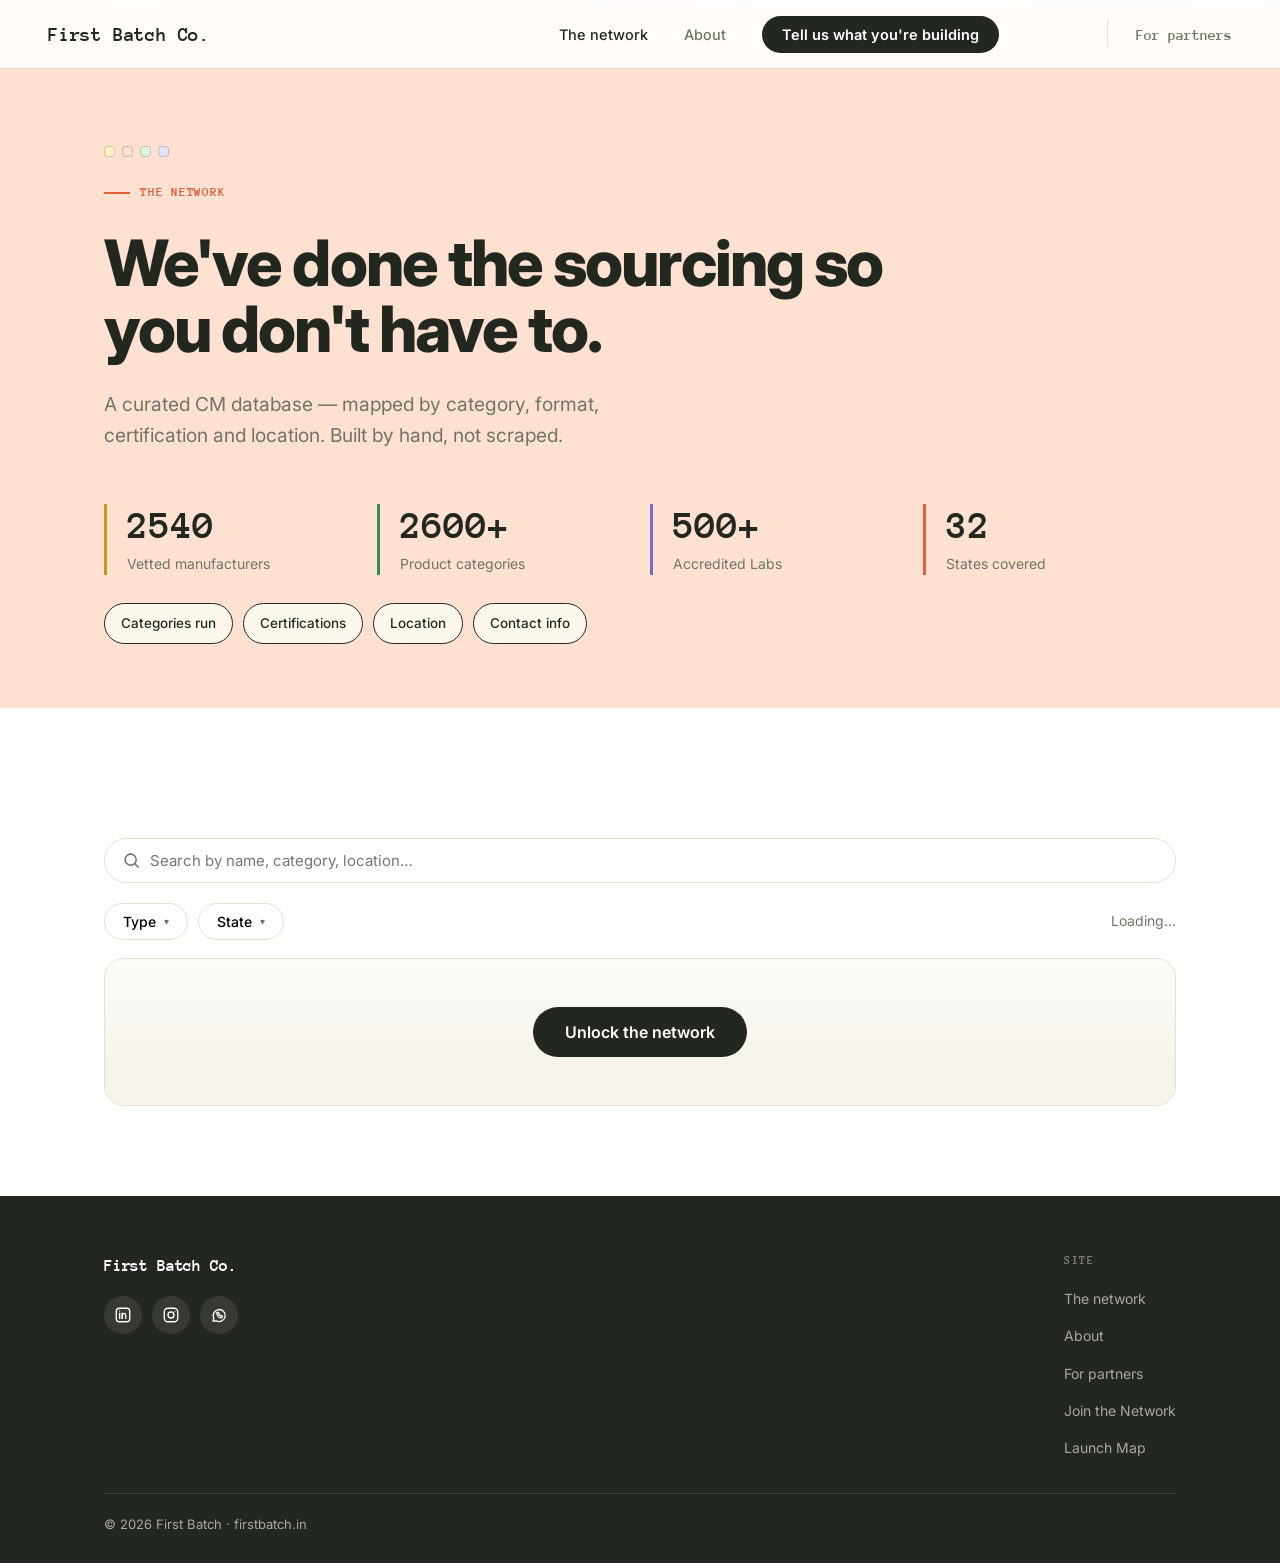
<file: network.html>
<!DOCTYPE html>
<html lang="en">
<head>
  <meta charset="UTF-8">
  <meta name="viewport" content="width=device-width, initial-scale=1.0">
  <title>The Network — First Batch</title>
  <meta name="description" content="A curated CM database — mapped by category, format, certification and location. Built by hand, not scraped.">
  <link rel="canonical" href="https://www.firstbatch.in/network">
  <meta property="og:type" content="website">
  <meta property="og:site_name" content="First Batch Co.">
  <meta property="og:title" content="The Network — First Batch">
  <meta property="og:description" content="A curated CM database — mapped by category, format, certification and location. Built by hand, not scraped.">
  <meta property="og:url" content="https://www.firstbatch.in/network">
  <meta property="og:image" content="https://www.firstbatch.in/og-image.png">
  <meta property="og:image:width" content="1200">
  <meta property="og:image:height" content="630">
  <meta name="twitter:card" content="summary_large_image">
  <meta name="twitter:title" content="The Network — First Batch">
  <meta name="twitter:description" content="A curated CM database — mapped by category, format, certification and location. Built by hand, not scraped.">
  <meta name="twitter:image" content="https://www.firstbatch.in/og-image.png">
  <link rel="preconnect" href="https://fonts.googleapis.com">
  <link rel="preconnect" href="https://fonts.gstatic.com" crossorigin>
  <link href="https://fonts.googleapis.com/css2?family=Anonymous+Pro:wght@400;700&family=Inter:wght@400;500;600;700;800&display=swap" rel="stylesheet">
  <link rel="stylesheet" href="style.css">
</head>
<body>

<nav class="nav">
  <div class="nav-inner">
    <a href="index.html" class="logo">First Batch Co.</a>
    <button class="nav-toggle" onclick="toggleNav()" aria-label="Menu"><span></span><span></span><span></span></button>
    <ul class="nav-links" id="nav-links">
      <li><a href="network.html" class="active">The network</a></li>
      <li><a href="about.html">About</a></li>
      <li><a href="start.html" class="nav-cta">Tell us what you're building</a></li>
      <li class="nav-partner"><a href="partners.html">For partners</a></li>
    </ul>
  </div>
</nav>

<header class="hero page-hero wash-peach">
  <div class="wrap">
    <div class="mix-dots"><span></span><span></span><span></span><span></span></div>
    <div class="hero-kicker">The network</div>
    <h1>We've done the sourcing so you don't have to.</h1>
    <p class="hero-sub">A curated CM database — mapped by category, format, certification and location. Built by hand, not scraped.</p>
    <div class="stats-band">
      <div class="stat"><div class="stat-num" id="stat-cms">2540</div><div class="stat-label">Vetted manufacturers</div></div>
      <div class="stat"><div class="stat-num" id="stat-cats">2600+</div><div class="stat-label">Product categories</div></div>
      <div class="stat"><div class="stat-num" id="stat-labs">500+</div><div class="stat-label">Accredited Labs</div></div>
      <div class="stat"><div class="stat-num" id="stat-states">32</div><div class="stat-label">States covered</div></div>
    </div>
    <div class="meta-chips">
      <span class="meta-chip">Categories run</span>
      <span class="meta-chip">Certifications</span>
      <span class="meta-chip">Location</span>
      <span class="meta-chip">Contact info</span>
    </div>
  </div>
</header>


<section class="section">
  <div class="wrap">
    <div class="db-toolbar">
      <div class="db-search">
        <svg viewBox="0 0 20 20" fill="none" stroke="currentColor" stroke-width="1.8" stroke-linecap="round"><circle cx="9" cy="9" r="6.5"/><line x1="18" y1="18" x2="13.8" y2="13.8"/></svg>
        <input type="text" id="cm-search" placeholder="Search by name, category, location…" oninput="handleSearch(this.value)">
      </div>
      <div class="filters">
        <div class="filter-dropdown">
          <button class="filter-btn" id="btn-type" onclick="toggleFilter('type')">Type <span class="fchev">▾</span></button>
          <div class="filter-panel" id="panel-type"></div>
        </div>
        <div class="filter-dropdown">
          <button class="filter-btn" id="btn-state" onclick="toggleFilter('state')">State <span class="fchev">▾</span></button>
          <div class="filter-panel" id="panel-state"></div>
        </div>
        <button class="clear-filters-btn hidden" id="clear-filters-btn" onclick="clearFilters()">Clear filters ×</button>
      </div>
      <span class="count-label" id="cm-count-label">Loading…</span>
    </div>

    <div class="table-wrap table-locked" id="table-wrap">
      <div id="table-loading">Loading the network…</div>
      <table id="cm-table" style="display:none">
        <thead>
          <tr>
            <th>Name</th><th>Type</th><th>Location</th><th>Categories</th>
            <th>Certifications</th><th>Email</th><th>Phone</th><th>Website</th><th>Notes</th>
          </tr>
        </thead>
        <tbody id="cm-tbody"></tbody>
      </table>

      <div class="lock-overlay" id="lock-overlay">
        <button class="btn btn-primary" onclick="openModal()">Unlock the network</button>
      </div>
    </div>

    <div class="pagination" id="cm-pagination"></div>
  </div>
</section>

<!-- ACCESS MODAL -->
<div class="modal-overlay" id="modal">
  <div class="modal">
    <button class="modal-close" onclick="closeModal()" aria-label="Close">×</button>
    <h4>Unlock the network</h4>
    <form id="access-form" onsubmit="handleSubmit(event, this)" novalidate>
      <div class="field">
        <label for="af-name">Your name <span class="req-mark">*</span></label>
        <input class="input-field" id="af-name" name="name" type="text" placeholder="Full name">
        <div class="field-error" data-error="name"></div>
      </div>
      <div class="field">
        <label for="af-company">Brand / company <span class="req-mark">*</span></label>
        <input class="input-field" id="af-company" name="company" type="text" placeholder="Or 'exploring' — that's fine too">
        <div class="field-error" data-error="company"></div>
      </div>
      <div class="field">
        <label for="af-linkedin">LinkedIn <span class="req-mark">*</span></label>
        <input class="input-field" id="af-linkedin" name="linkedin" type="url" placeholder="linkedin.com/in/you">
        <div class="field-error" data-error="linkedin"></div>
      </div>
      <div class="field">
        <label for="af-contact">WhatsApp number <span class="req-mark">*</span></label>
        <input class="input-field" id="af-contact" name="contact" type="tel" placeholder="10-digit number">
        <div class="field-error" data-error="contact"></div>
      </div>
      <div class="field">
        <label for="af-notes">Anything else you'd like to share with us?</label>
        <textarea id="af-notes" name="notes" rows="3" placeholder="The more you share, the better we can help."></textarea>
      </div>
      <div class="hp-wrap" aria-hidden="true"><label for="af-website">Website</label><input id="af-website" name="website" type="text" tabindex="-1" autocomplete="off"></div>
      <button type="submit" class="btn btn-primary btn-submit">Unlock</button>
    </form>
  </div>
</div>

<footer class="footer">
  <div class="wrap">
    <div class="footer-inner">
      <div class="footer-brand">
        <a href="index.html" class="logo">First Batch Co.</a>
        
        <div class="footer-social">
          <a href="https://www.linkedin.com/in/hrutu-banginwar/" target="_blank" rel="noopener" class="social-chip chip-linkedin" aria-label="LinkedIn">
            <svg viewBox="0 0 24 24" fill="none" stroke="currentColor" stroke-width="1.8" stroke-linecap="round" stroke-linejoin="round"><rect x="3" y="3" width="18" height="18" rx="4"/><line x1="7.5" y1="9.5" x2="7.5" y2="16.5"/><circle cx="7.5" cy="6.5" r="0.9" fill="currentColor" stroke="none"/><path d="M11 16.5v-4.2a2.3 2.3 0 0 1 4.6 0v4.2"/><line x1="11" y1="9.5" x2="11" y2="16.5"/></svg>
          </a>
          <a href="https://www.instagram.com/hrutu.firstbatch/" target="_blank" rel="noopener" class="social-chip chip-instagram" aria-label="Instagram">
            <svg viewBox="0 0 24 24" fill="none" stroke="currentColor" stroke-width="1.8" stroke-linecap="round" stroke-linejoin="round"><rect x="3" y="3" width="18" height="18" rx="5"/><circle cx="12" cy="12" r="4"/><circle cx="17" cy="7" r="0.8" fill="currentColor" stroke="none"/></svg>
          </a>
          <a href="https://wa.me/918010231914" target="_blank" rel="noopener" class="social-chip chip-whatsapp" aria-label="WhatsApp">
            <svg viewBox="0 0 24 24" fill="none" stroke="currentColor" stroke-width="1.8" stroke-linecap="round" stroke-linejoin="round"><path d="M4 20l1.2-3.6A8 8 0 1 1 8.6 19.8L4 20Z"/><path d="M9.2 9.6c0 3.4 2.7 6.1 6 6.1c.4 0 .7-.2.8-.6l.3-1c.1-.4-.1-.7-.4-.9l-1-.6c-.3-.2-.7-.1-.9.1l-.3.4c-.9-.5-1.6-1.2-2.1-2.1l.4-.3c.2-.2.3-.6.1-.9l-.6-1c-.2-.3-.5-.5-.9-.4l-1 .3c-.4.1-.6.4-.6.8Z"/></svg>
          </a>
        </div>
      </div>
      <div>
        <div class="footer-nav-title">Site</div>
        <ul class="footer-links">
          <li><a href="network.html">The network</a></li>
          <li><a href="about.html">About</a></li>
          <li><a href="partners.html">For partners</a></li>
          <li><a href="join-network.html">Join the Network</a></li>
          <li><a href="launch-map.html">Launch Map</a></li>
        </ul>
      </div>
    </div>
    <p class="footer-note">© 2026 First Batch · firstbatch.in</p>
  </div>
</footer>

<script src="app.js"></script>
</body>
</html>
</file>
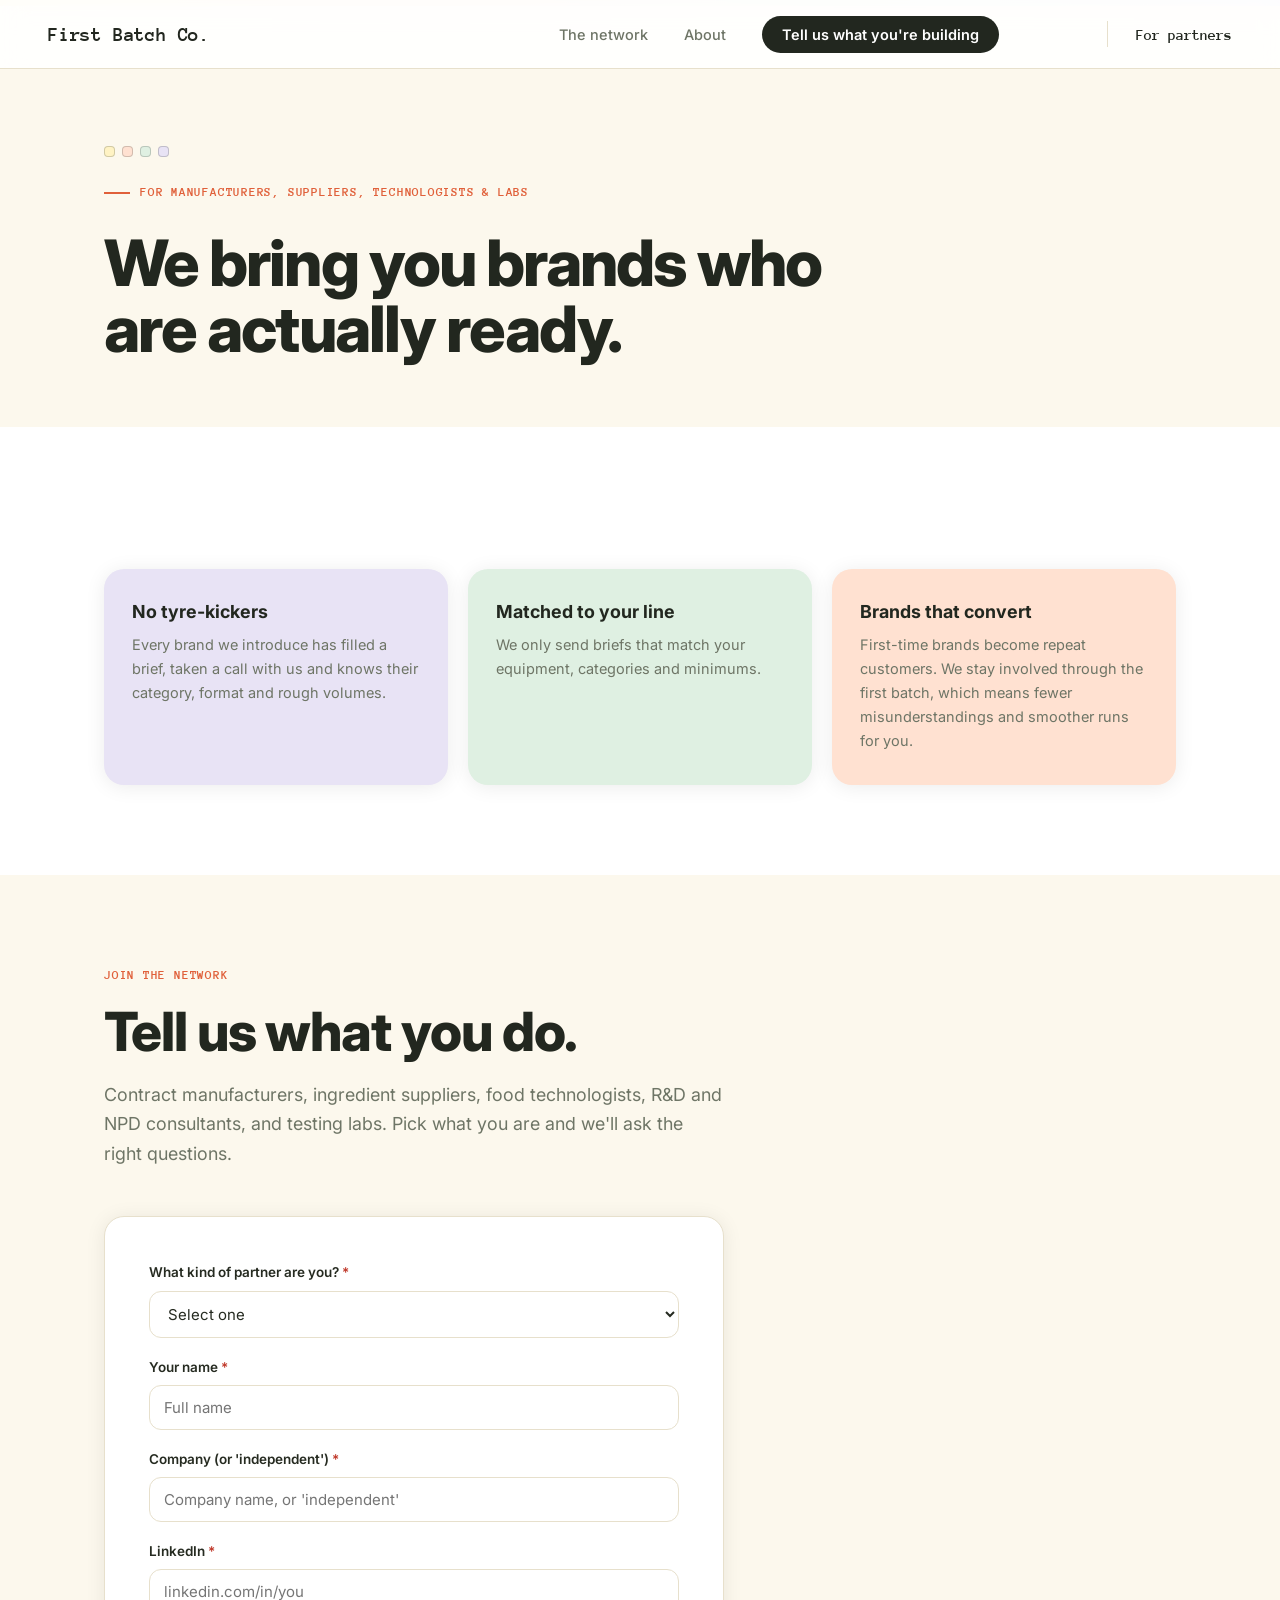
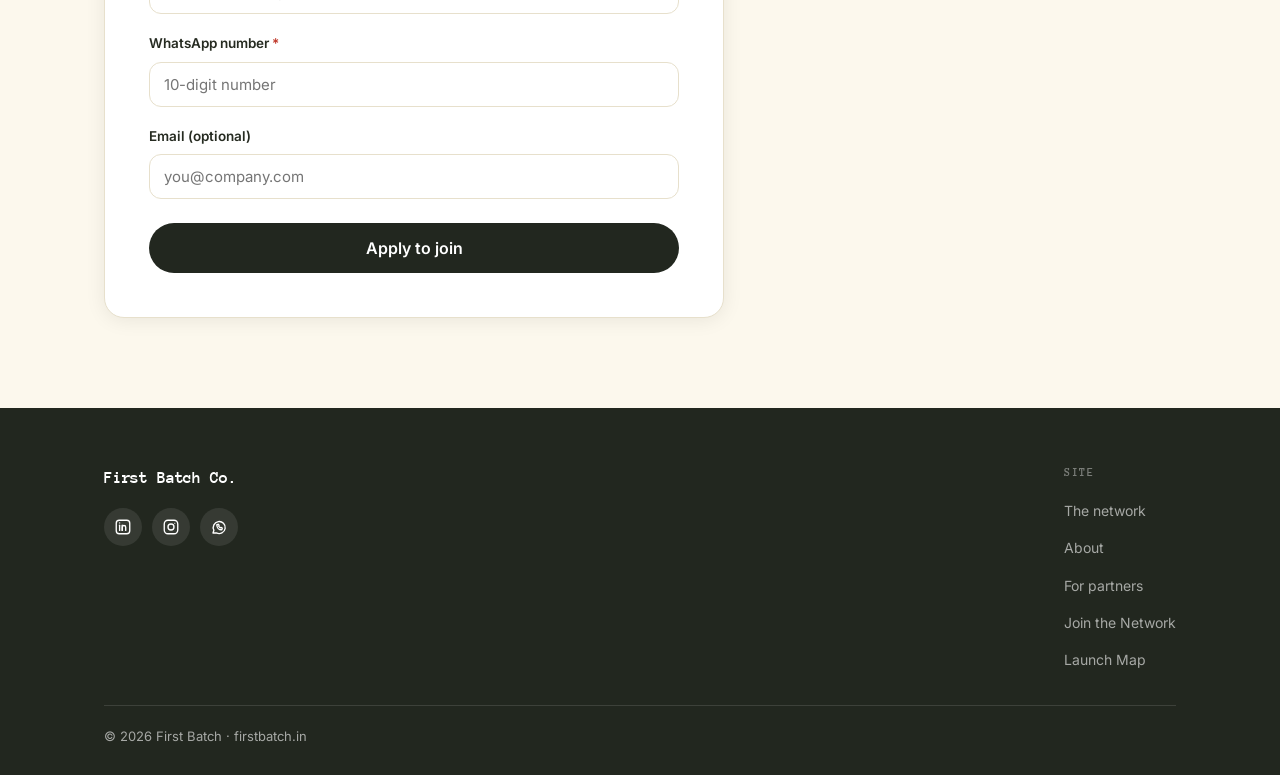
<file: partners.html>
<!DOCTYPE html>
<html lang="en">
<head>
  <meta charset="UTF-8">
  <meta name="viewport" content="width=device-width, initial-scale=1.0">
  <title>For Partners — First Batch</title>
  <meta name="description" content="Manufacturers, ingredient suppliers, food technologists, labs: we bring you brands who are actually ready.">
  <link rel="canonical" href="https://www.firstbatch.in/partners">
  <meta property="og:type" content="website">
  <meta property="og:site_name" content="First Batch Co.">
  <meta property="og:title" content="For Partners — First Batch">
  <meta property="og:description" content="Manufacturers, ingredient suppliers, food technologists, labs: we bring you brands who are actually ready.">
  <meta property="og:url" content="https://www.firstbatch.in/partners">
  <meta property="og:image" content="https://www.firstbatch.in/og-image.png">
  <meta property="og:image:width" content="1200">
  <meta property="og:image:height" content="630">
  <meta name="twitter:card" content="summary_large_image">
  <meta name="twitter:title" content="For Partners — First Batch">
  <meta name="twitter:description" content="Manufacturers, ingredient suppliers, food technologists, labs: we bring you brands who are actually ready.">
  <meta name="twitter:image" content="https://www.firstbatch.in/og-image.png">
  <link rel="preconnect" href="https://fonts.googleapis.com">
  <link rel="preconnect" href="https://fonts.gstatic.com" crossorigin>
  <link href="https://fonts.googleapis.com/css2?family=Anonymous+Pro:wght@400;700&family=Inter:wght@400;500;600;700;800&display=swap" rel="stylesheet">
  <link rel="stylesheet" href="style.css">
</head>
<body>

<nav class="nav">
  <div class="nav-inner">
    <a href="index.html" class="logo">First Batch Co.</a>
    <button class="nav-toggle" onclick="toggleNav()" aria-label="Menu"><span></span><span></span><span></span></button>
    <ul class="nav-links" id="nav-links">
      <li><a href="network.html">The network</a></li>
      <li><a href="about.html">About</a></li>
      <li><a href="start.html" class="nav-cta">Tell us what you're building</a></li>
      <li class="nav-partner"><a href="partners.html" class="active">For partners</a></li>
    </ul>
  </div>
</nav>

<header class="hero page-hero wash-cream">
  <div class="wrap">
    <div class="mix-dots"><span></span><span></span><span></span><span></span></div>
    <div class="hero-kicker">For manufacturers, suppliers, technologists &amp; labs</div>
    <h1>We bring you brands who are actually ready.</h1>
  </div>
</header>


<section class="section">
  <div class="wrap">
    <div class="proof-grid">
      <div class="proof-card pillar--lilac">
        
        <h3>No tyre-kickers</h3>
        <p>Every brand we introduce has filled a brief, taken a call with us and knows their category, format and rough volumes.</p>
      </div>
      <div class="proof-card pillar--mint">
        
        <h3>Matched to your line</h3>
        <p>We only send briefs that match your equipment, categories and minimums.</p>
      </div>
      <div class="proof-card pillar--peach">
        
        <h3>Brands that convert</h3>
        <p>First-time brands become repeat customers. We stay involved through the first batch, which means fewer misunderstandings and smoother runs for you.</p>
      </div>
    </div>
  </div>
</section>

<section class="section section-cream" id="join">
  <div class="wrap">
    <div class="section-kicker">Join the network</div>
    <h2>Tell us what you do.</h2>
    <p class="section-lead">Contract manufacturers, ingredient suppliers, food technologists, R&amp;D and NPD consultants, and testing labs. Pick what you are and we'll ask the right questions.</p>
    <div class="form-card">
      <form id="partner-form" onsubmit="handlePartner(event, this)" novalidate>
        <div class="field">
          <label for="pf-type">What kind of partner are you? <span class="req-mark">*</span></label>
          <select id="pf-type" name="type" onchange="updatePartnerForm()">
            <option value="">Select one</option>
            <option>Contract manufacturer</option>
            <option>Ingredient supplier</option>
            <option>Food technologist / R&amp;D</option>
            <option>Testing lab</option>
            <option>Other</option>
          </select>
          <div class="field-error" data-error="type"></div>
        </div>
        <div class="field">
          <label for="pf-name">Your name <span class="req-mark">*</span></label>
          <input class="input-field" id="pf-name" name="name" type="text" placeholder="Full name">
          <div class="field-error" data-error="name"></div>
        </div>
        <div class="field">
          <label for="pf-company">Company (or 'independent') <span class="req-mark">*</span></label>
          <input class="input-field" id="pf-company" name="company" type="text" placeholder="Company name, or 'independent'">
          <div class="field-error" data-error="company"></div>
        </div>
        <div class="field">
          <label for="pf-linkedin">LinkedIn <span class="req-mark">*</span></label>
          <input class="input-field" id="pf-linkedin" name="linkedin" type="url" placeholder="linkedin.com/in/you">
          <div class="field-error" data-error="linkedin"></div>
        </div>
        <div class="field">
          <label for="pf-contact">WhatsApp number <span class="req-mark">*</span></label>
          <input class="input-field" id="pf-contact" name="contact" type="tel" placeholder="10-digit number">
          <div class="field-error" data-error="contact"></div>
        </div>
        <div class="field">
          <label for="pf-email">Email (optional)</label>
          <input class="input-field" id="pf-email" name="email" type="email" placeholder="you@company.com">
        </div>
        <div class="field" data-show="cm supplier tech lab other">
          <label for="pf-cats">Categories you work in</label>
          <input class="input-field" id="pf-cats" name="categories" type="text" placeholder="e.g. beverages, snacks, bakery">
        </div>

        <!-- Manufacturer / supplier / lab / other -->
        <div class="field" data-show="cm supplier lab other">
          <label for="pf-make">What do you make?</label>
          <input class="input-field" id="pf-make" name="make" type="text" placeholder="e.g. extruded snacks CM, flavour house, NABL lab">
        </div>
        <div class="field" data-show="cm supplier lab">
          <label for="pf-certs">Certifications</label>
          <input class="input-field" id="pf-certs" name="certs" type="text" placeholder="e.g. FSSAI, ISO 22000, HACCP, NABL">
        </div>
        <div class="field" data-show="cm">
          <label for="pf-moq">Minimums</label>
          <input class="input-field" id="pf-moq" name="moq" type="text" placeholder="Smallest run you'll take on">
        </div>

        <!-- Food technologist / R&D -->
        <div class="field" data-show="tech">
          <label for="pf-spec">Your specialties</label>
          <input class="input-field" id="pf-spec" name="specialties" type="text" placeholder="e.g. functional beverages, fermentation, shelf-life">
        </div>
        <div class="field" data-show="tech">
          <label for="pf-exp">Years of experience</label>
          <input class="input-field" id="pf-exp" name="experience" type="text" placeholder="e.g. 8 years">
        </div>
        <div class="field" data-show="tech">
          <label for="pf-eng">Freelance, firm or in-house?</label>
          <input class="input-field" id="pf-eng" name="engagement" type="text" placeholder="e.g. freelance consultant">
        </div>
        <div class="field" data-show="tech">
          <label for="pf-stages">Stages you take on</label>
          <input class="input-field" id="pf-stages" name="stages" type="text" placeholder="e.g. formulation, reformulation, scale-up, costing">
        </div>
        <div class="field" data-show="tech">
          <label for="pf-portfolio">Portfolio or best project</label>
          <input class="input-field" id="pf-portfolio" name="portfolio" type="text" placeholder="Link, or one line on your best work">
        </div>

        <label class="field-check" data-show="tech">
          <input type="checkbox" id="pf-whatsapp" name="whatsappOptIn" value="Yes">
          <span>Add me to the WhatsApp group for first access to new project opportunities</span>
        </label>

        <div class="hp-wrap" aria-hidden="true"><label for="pf-website">Website</label><input id="pf-website" name="website" type="text" tabindex="-1" autocomplete="off"></div>
        <button type="submit" class="btn btn-primary btn-submit">Apply to join</button>
      </form>
    </div>
  </div>
</section>

<footer class="footer">
  <div class="wrap">
    <div class="footer-inner">
      <div class="footer-brand">
        <a href="index.html" class="logo">First Batch Co.</a>
        
        <div class="footer-social">
          <a href="https://www.linkedin.com/in/hrutu-banginwar/" target="_blank" rel="noopener" class="social-chip chip-linkedin" aria-label="LinkedIn">
            <svg viewBox="0 0 24 24" fill="none" stroke="currentColor" stroke-width="1.8" stroke-linecap="round" stroke-linejoin="round"><rect x="3" y="3" width="18" height="18" rx="4"/><line x1="7.5" y1="9.5" x2="7.5" y2="16.5"/><circle cx="7.5" cy="6.5" r="0.9" fill="currentColor" stroke="none"/><path d="M11 16.5v-4.2a2.3 2.3 0 0 1 4.6 0v4.2"/><line x1="11" y1="9.5" x2="11" y2="16.5"/></svg>
          </a>
          <a href="https://www.instagram.com/hrutu.firstbatch/" target="_blank" rel="noopener" class="social-chip chip-instagram" aria-label="Instagram">
            <svg viewBox="0 0 24 24" fill="none" stroke="currentColor" stroke-width="1.8" stroke-linecap="round" stroke-linejoin="round"><rect x="3" y="3" width="18" height="18" rx="5"/><circle cx="12" cy="12" r="4"/><circle cx="17" cy="7" r="0.8" fill="currentColor" stroke="none"/></svg>
          </a>
          <a href="https://wa.me/918010231914" target="_blank" rel="noopener" class="social-chip chip-whatsapp" aria-label="WhatsApp">
            <svg viewBox="0 0 24 24" fill="none" stroke="currentColor" stroke-width="1.8" stroke-linecap="round" stroke-linejoin="round"><path d="M4 20l1.2-3.6A8 8 0 1 1 8.6 19.8L4 20Z"/><path d="M9.2 9.6c0 3.4 2.7 6.1 6 6.1c.4 0 .7-.2.8-.6l.3-1c.1-.4-.1-.7-.4-.9l-1-.6c-.3-.2-.7-.1-.9.1l-.3.4c-.9-.5-1.6-1.2-2.1-2.1l.4-.3c.2-.2.3-.6.1-.9l-.6-1c-.2-.3-.5-.5-.9-.4l-1 .3c-.4.1-.6.4-.6.8Z"/></svg>
          </a>
        </div>
      </div>
      <div>
        <div class="footer-nav-title">Site</div>
        <ul class="footer-links">
          <li><a href="network.html">The network</a></li>
          <li><a href="about.html">About</a></li>
          <li><a href="partners.html">For partners</a></li>
          <li><a href="join-network.html">Join the Network</a></li>
          <li><a href="launch-map.html">Launch Map</a></li>
        </ul>
      </div>
    </div>
    <p class="footer-note">© 2026 First Batch · firstbatch.in</p>
  </div>
</footer>

<script src="app.js"></script>
</body>
</html>
</file>
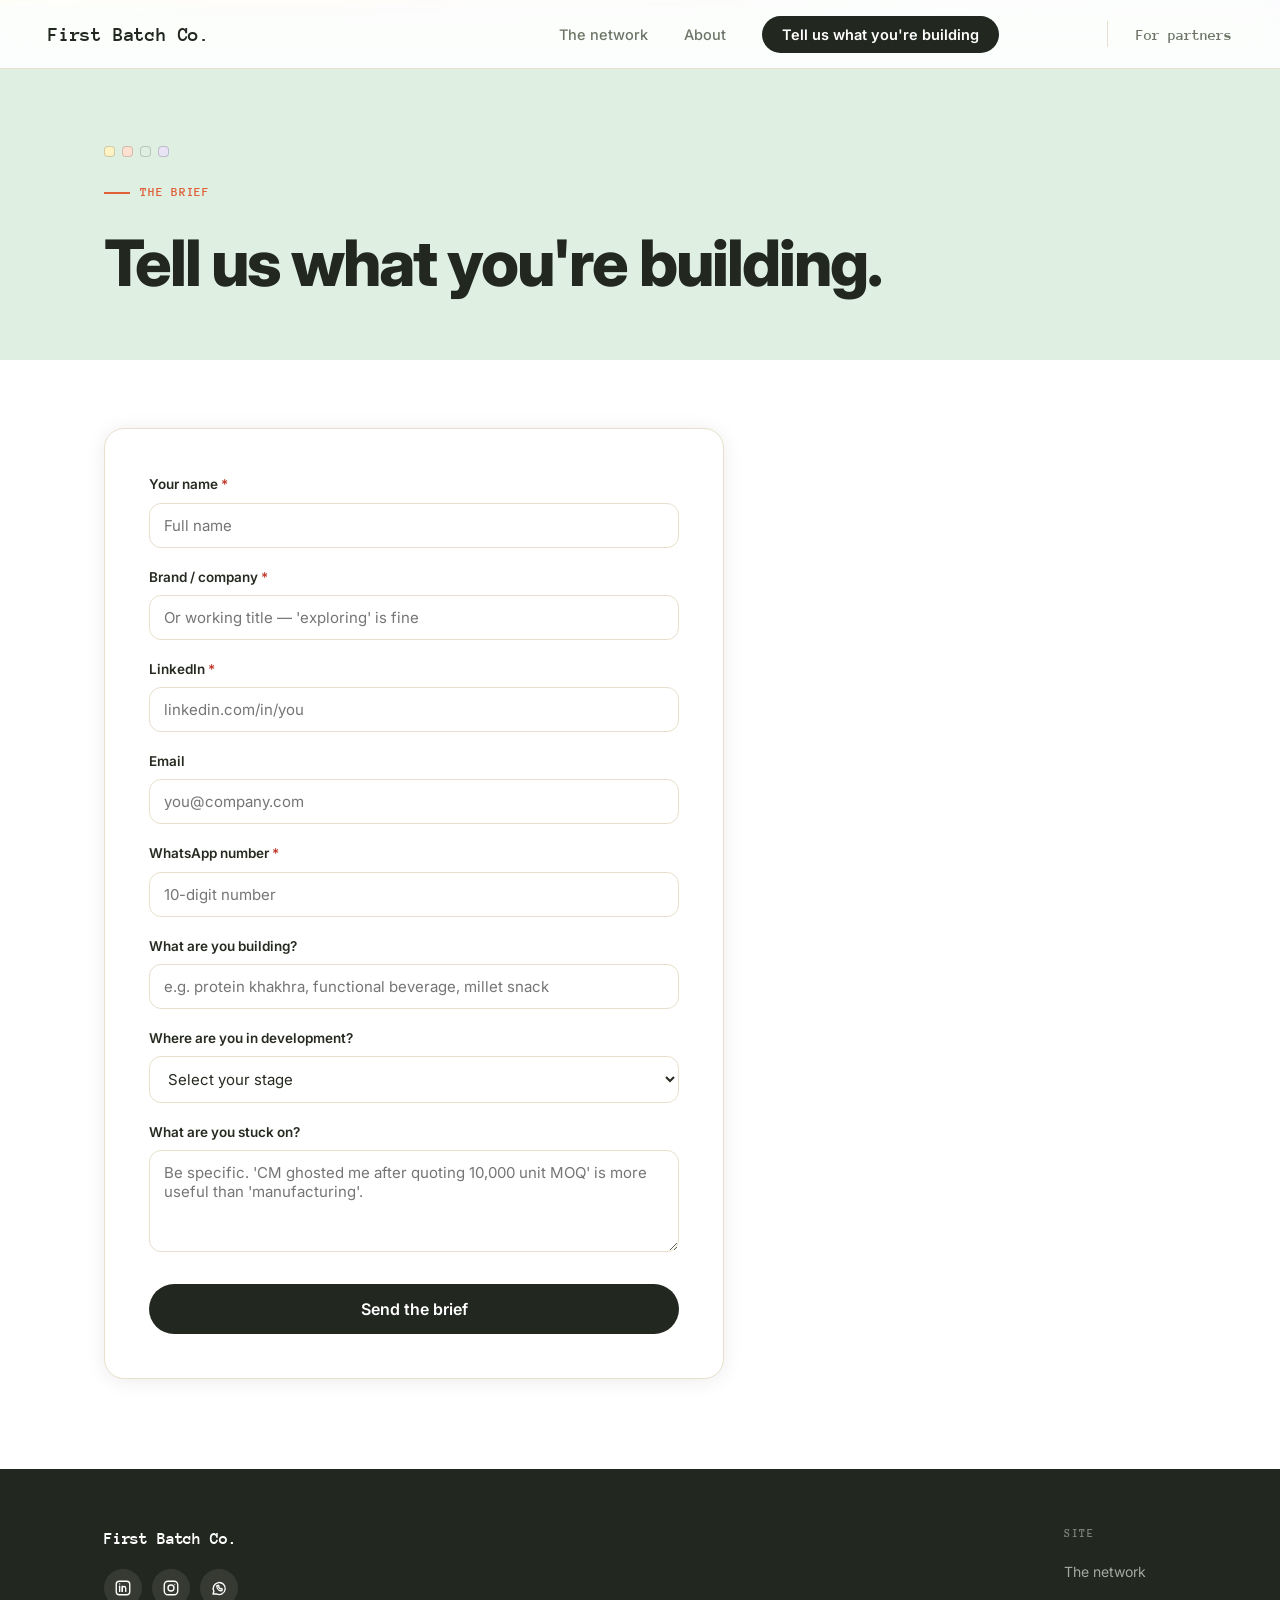
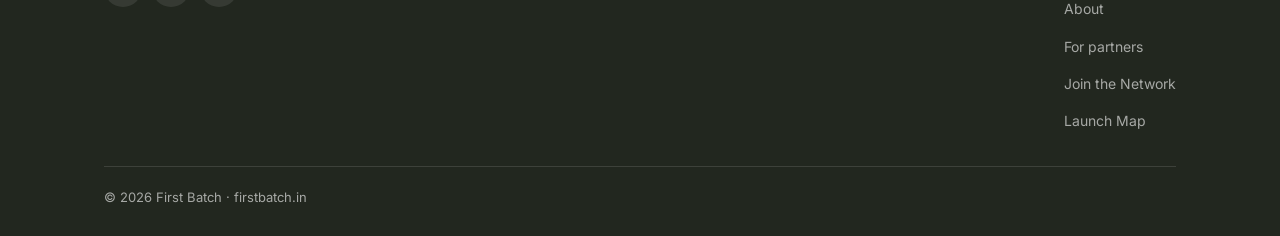
<file: start.html>
<!DOCTYPE html>
<html lang="en">
<head>
  <meta charset="UTF-8">
  <meta name="viewport" content="width=device-width, initial-scale=1.0">
  <title>Tell Us What You're Building — First Batch</title>
  <meta name="description" content="A short brief: your category, your stage, where you're stuck. We map the path to your first batch.">
  <link rel="canonical" href="https://www.firstbatch.in/start">
  <meta property="og:type" content="website">
  <meta property="og:site_name" content="First Batch Co.">
  <meta property="og:title" content="Tell Us What You're Building — First Batch">
  <meta property="og:description" content="A short brief: your category, your stage, where you're stuck. We map the path to your first batch.">
  <meta property="og:url" content="https://www.firstbatch.in/start">
  <meta property="og:image" content="https://www.firstbatch.in/og-image.png">
  <meta property="og:image:width" content="1200">
  <meta property="og:image:height" content="630">
  <meta name="twitter:card" content="summary_large_image">
  <meta name="twitter:title" content="Tell Us What You're Building — First Batch">
  <meta name="twitter:description" content="A short brief: your category, your stage, where you're stuck. We map the path to your first batch.">
  <meta name="twitter:image" content="https://www.firstbatch.in/og-image.png">
  <link rel="preconnect" href="https://fonts.googleapis.com">
  <link rel="preconnect" href="https://fonts.gstatic.com" crossorigin>
  <link href="https://fonts.googleapis.com/css2?family=Anonymous+Pro:wght@400;700&family=Inter:wght@400;500;600;700;800&display=swap" rel="stylesheet">
  <link rel="stylesheet" href="style.css">
</head>
<body>

<nav class="nav">
  <div class="nav-inner">
    <a href="index.html" class="logo">First Batch Co.</a>
    <button class="nav-toggle" onclick="toggleNav()" aria-label="Menu"><span></span><span></span><span></span></button>
    <ul class="nav-links" id="nav-links">
      <li><a href="network.html">The network</a></li>
      <li><a href="about.html">About</a></li>
      <li><a href="start.html" class="nav-cta">Tell us what you're building</a></li>
      <li class="nav-partner"><a href="partners.html">For partners</a></li>
    </ul>
  </div>
</nav>

<header class="hero page-hero wash-mint">
  <div class="wrap">
    <div class="mix-dots"><span></span><span></span><span></span><span></span></div>
    <div class="hero-kicker">The brief</div>
    <h1>Tell us what you're building.</h1>
  </div>
</header>


<section class="section" style="padding-top: 20px;">
  <div class="wrap">
    <div class="form-card">
      <form id="intake-form" onsubmit="handleIntake(event, this)" novalidate>
        <div class="field">
          <label for="if-name">Your name <span class="req-mark">*</span></label>
          <input class="input-field" id="if-name" name="name" type="text" placeholder="Full name">
          <div class="field-error" data-error="name"></div>
        </div>
        <div class="field">
          <label for="if-company">Brand / company <span class="req-mark">*</span></label>
          <input class="input-field" id="if-company" name="company" type="text" placeholder="Or working title — 'exploring' is fine">
          <div class="field-error" data-error="company"></div>
        </div>
        <div class="field">
          <label for="if-linkedin">LinkedIn <span class="req-mark">*</span></label>
          <input class="input-field" id="if-linkedin" name="linkedin" type="url" placeholder="linkedin.com/in/you">
          <div class="field-error" data-error="linkedin"></div>
        </div>
        <div class="field">
          <label for="if-email">Email</label>
          <input class="input-field" id="if-email" name="email" type="email" placeholder="you@company.com">
          <div class="field-error" data-error="email"></div>
        </div>
        <div class="field">
          <label for="if-contact">WhatsApp number <span class="req-mark">*</span></label>
          <input class="input-field" id="if-contact" name="contact" type="tel" placeholder="10-digit number">
          <div class="field-error" data-error="contact"></div>
        </div>
        <div class="field">
          <label for="if-category">What are you building?</label>
          <input class="input-field" id="if-category" name="category" type="text" placeholder="e.g. protein khakhra, functional beverage, millet snack">
        </div>
        <div class="field">
          <label for="if-stage">Where are you in development?</label>
          <select id="if-stage" name="stage">
            <option value="">Select your stage</option>
            <option>Idea — nothing made yet</option>
            <option>Recipe works in my kitchen</option>
            <option>Formulation in progress with a consultant</option>
            <option>Formula done — need a manufacturer</option>
            <option>Manufacturing sorted — need testing / compliance</option>
            <option>Already launched — fixing my supply chain</option>
          </select>
        </div>
        <div class="field">
          <label for="if-stuck">What are you stuck on?</label>
          <textarea id="if-stuck" name="stuck" rows="4" placeholder="Be specific. 'CM ghosted me after quoting 10,000 unit MOQ' is more useful than 'manufacturing'."></textarea>
        </div>
      <div class="hp-wrap" aria-hidden="true"><label for="if-website">Website</label><input id="if-website" name="website" type="text" tabindex="-1" autocomplete="off"></div>
        <button type="submit" class="btn btn-primary btn-submit">Send the brief</button>
      </form>
    </div>
  </div>
</section>

<footer class="footer">
  <div class="wrap">
    <div class="footer-inner">
      <div class="footer-brand">
        <a href="index.html" class="logo">First Batch Co.</a>
        
        <div class="footer-social">
          <a href="https://www.linkedin.com/in/hrutu-banginwar/" target="_blank" rel="noopener" class="social-chip chip-linkedin" aria-label="LinkedIn">
            <svg viewBox="0 0 24 24" fill="none" stroke="currentColor" stroke-width="1.8" stroke-linecap="round" stroke-linejoin="round"><rect x="3" y="3" width="18" height="18" rx="4"/><line x1="7.5" y1="9.5" x2="7.5" y2="16.5"/><circle cx="7.5" cy="6.5" r="0.9" fill="currentColor" stroke="none"/><path d="M11 16.5v-4.2a2.3 2.3 0 0 1 4.6 0v4.2"/><line x1="11" y1="9.5" x2="11" y2="16.5"/></svg>
          </a>
          <a href="https://www.instagram.com/hrutu.firstbatch/" target="_blank" rel="noopener" class="social-chip chip-instagram" aria-label="Instagram">
            <svg viewBox="0 0 24 24" fill="none" stroke="currentColor" stroke-width="1.8" stroke-linecap="round" stroke-linejoin="round"><rect x="3" y="3" width="18" height="18" rx="5"/><circle cx="12" cy="12" r="4"/><circle cx="17" cy="7" r="0.8" fill="currentColor" stroke="none"/></svg>
          </a>
          <a href="https://wa.me/918010231914" target="_blank" rel="noopener" class="social-chip chip-whatsapp" aria-label="WhatsApp">
            <svg viewBox="0 0 24 24" fill="none" stroke="currentColor" stroke-width="1.8" stroke-linecap="round" stroke-linejoin="round"><path d="M4 20l1.2-3.6A8 8 0 1 1 8.6 19.8L4 20Z"/><path d="M9.2 9.6c0 3.4 2.7 6.1 6 6.1c.4 0 .7-.2.8-.6l.3-1c.1-.4-.1-.7-.4-.9l-1-.6c-.3-.2-.7-.1-.9.1l-.3.4c-.9-.5-1.6-1.2-2.1-2.1l.4-.3c.2-.2.3-.6.1-.9l-.6-1c-.2-.3-.5-.5-.9-.4l-1 .3c-.4.1-.6.4-.6.8Z"/></svg>
          </a>
        </div>
      </div>
      <div>
        <div class="footer-nav-title">Site</div>
        <ul class="footer-links">
          <li><a href="network.html">The network</a></li>
          <li><a href="about.html">About</a></li>
          <li><a href="partners.html">For partners</a></li>
          <li><a href="join-network.html">Join the Network</a></li>
          <li><a href="launch-map.html">Launch Map</a></li>
        </ul>
      </div>
    </div>
    <p class="footer-note">© 2026 First Batch · firstbatch.in</p>
  </div>
</footer>

<script src="app.js"></script>
</body>
</html>
</file>
<file: style.css>
/* ============================================================
   FIRST BATCH CO — style.css
   Type + hierarchy borrowed from grabbly.in (Inter, 800 heads,
   black on white/cream, pill buttons). Logo: Anonymous Pro.
   Theme: "Mixed Batch" — four vivid tints (butter/peach/mint/
   lilac) used as the theme across all pages, not one repeated
   accent. Each page/section picks one of the four washes;
   pillar cards and hero imagery show all four together.
   ============================================================ */

:root {
  --black:       #22271F;
  --text:        #262B21;
  --muted:       #6E7566;
  --border:      #E7E0CC;
  --white:       #FFFFFF;
  --cream:       #FCF8ED;   /* neutral for small UI bits (badges, row hover) */
  --coral:       #FFE1D1;   /* legacy alias, kept = peach */
  --accent:      #E0603A;   /* generic inline links / default kicker */
  --accent-soft: #FFE1D1;   /* light peach tint */
  --clay:        #9A5236;   /* cert badges */
  --yellow:      #FFDE45;
  --butter:      #FFF3C4;   /* the four core tints — used as page/section washes */
  --peach:       #FFE1D1;
  --mint:        #DFF0E2;
  --lilac:       #E8E3F5;
  --accent-butter: #C9971A; /* mustard */
  --accent-peach:  #E0603A; /* coral/tomato */
  --accent-mint:   #2F8F5B; /* grass green */
  --accent-lilac:  #7C6BC4; /* violet */
  --radius-card: 20px;
  --radius-btn:  50px;
  --shadow:       0 2px 20px rgba(0,0,0,0.08);
  --shadow-hover: 0 16px 48px rgba(0,0,0,0.14);
  --font-body: 'Inter', -apple-system, BlinkMacSystemFont, sans-serif;
  --font-logo: 'Anonymous Pro', 'Courier New', monospace;
}

* { margin: 0; padding: 0; box-sizing: border-box; }
html { font-size: 16px; scroll-behavior: smooth; }

body {
  font-family: var(--font-body);
  color: var(--text);
  background: var(--white);
  line-height: 1.65;
  -webkit-font-smoothing: antialiased;
}

::selection { background: var(--black); color: var(--white); }

.wrap { max-width: 1120px; margin: 0 auto; padding: 0 24px; }

h1 { font-size: clamp(44px, 7.5vw, 84px); font-weight: 800; line-height: 1.04; letter-spacing: -0.03em; color: var(--black); }
h2 { font-size: clamp(32px, 4.5vw, 54px); font-weight: 800; line-height: 1.1; letter-spacing: -0.02em; color: var(--black); }
h3 { font-size: clamp(18px, 2vw, 22px); font-weight: 700; line-height: 1.25; color: var(--black); }
p  { font-size: 16px; line-height: 1.65; }

a { color: inherit; }
button { border: none; cursor: pointer; font-family: inherit; background: none; }
input, select, textarea { font-family: inherit; }

/* ── NAV ───────────────────────────────────────────────────── */
/* ================= NAVBAR ================= */

.nav {
  position: fixed;
  top: 0;
  left: 0;
  right: 0;
  z-index: 100;
  background: rgba(255,255,255,0.88);
  backdrop-filter: blur(14px);
  -webkit-backdrop-filter: blur(14px);
  border-bottom: 1px solid var(--border);
}

.nav-inner{
    width:100%;
    max-width:none;
    height:68px;

    display:flex;
    align-items:center;

    padding:0 48px;
}

.logo {
  font-family: var(--font-logo);
  font-weight: 700;
  font-size: 20px;
  color: var(--black);
  text-decoration: none;
  letter-spacing: -0.01em;
  white-space: nowrap;
  margin-right: auto;
}

.nav-links{
    display:flex;
    align-items:center;
    list-style:none;

    flex:1;

    justify-content:flex-end;

    gap:36px;

    margin:0;
    padding:0;
    margin-left:220px;
}

.nav-links a {
  color: var(--muted);
  text-decoration: none;
  font-size: 14.5px;
  font-weight: 500;
  transition: color .15s;
}

.nav-links a:hover,
.nav-links a.active {
  color: var(--black);
}

.nav-cta {
  background: var(--black);
  color: var(--white) !important;
  padding: 10px 20px;
  border-radius: var(--radius-btn);
  font-weight: 600 !important;
  transition: transform .15s, background .15s !important;
}

.nav-cta:hover {
  background: #333;
  transform: translateY(-1px);
}

.nav-partner{
    margin-left:72px;
    padding-left:28px;
    border-left:1px solid var(--border);
}

.nav-partner a {
  font-family: var(--font-logo);
  font-weight: 700;
}

.nav-toggle {
  display: none;
  width: 40px;
  height: 40px;
  position: relative;
}

.nav-toggle span {
  display: block;
  width: 22px;
  height: 2px;
  background: var(--black);
  margin: 5px auto;
}

/* ── BUTTONS ───────────────────────────────────────────────── */
.btn {
  display: inline-block; font-weight: 600; font-size: 16px;
  text-decoration: none; border-radius: var(--radius-btn);
  padding: 15px 32px; transition: transform .15s, background .15s, box-shadow .15s;
}
.btn-primary { background: var(--black); color: var(--white); }
.btn-primary:hover { background: #333; transform: translateY(-2px); box-shadow: var(--shadow-hover); }
.btn-ghost {
  background: transparent; color: var(--black);
  box-shadow: inset 0 0 0 1.5px var(--black);
}
.btn-ghost:hover { background: var(--black); color: var(--white); }

/* ── HERO ──────────────────────────────────────────────────── */
.hero {
  background: var(--cream);
  padding: 160px 0 90px;
  border-bottom: none;
  border-top: 6px solid;
  border-image: linear-gradient(90deg, var(--butter), var(--peach), var(--mint), var(--lilac)) 1;
}
/* inner pages keep a tinted hero via wash-* classes */
.hero .hero-sub { color: var(--muted); }
.mix-dots { display: flex; gap: 7px; margin: 0 0 18px; }
.mix-dots span { width: 11px; height: 11px; border-radius: 4px; border: 1px solid rgba(34,39,31,0.2); }
.mix-dots span:nth-child(1) { background: var(--butter); }
.mix-dots span:nth-child(2) { background: var(--peach); }
.mix-dots span:nth-child(3) { background: var(--mint); }
.mix-dots span:nth-child(4) { background: var(--lilac); }
.hero-grid {
  display: grid; grid-template-columns: 1.15fr 0.85fr;
  gap: 48px; align-items: center;
}
.hero-kicker {
  display: inline-flex; align-items: center; gap: 10px;
  font-family: var(--font-logo);
  font-size: 13px; font-weight: 700; letter-spacing: 0.06em; text-transform: uppercase;
  color: var(--accent); margin-bottom: 26px;
}
.hero-kicker::before { content: ''; width: 26px; height: 2px; background: var(--accent); }
.hero h1 em { font-style: normal; color: var(--accent); }
.hero-sub {
  font-size: clamp(1.02rem, 1.8vw, 1.2rem); color: var(--muted);
  max-width: 600px; margin: 26px 0 38px;
}
.hero-actions { display: flex; gap: 14px; flex-wrap: wrap; }
.hero-art { display: flex; justify-content: center; }
.hero-art svg { width: 100%; max-width: 420px; height: auto; }

/* Page hero (inner pages) */
.page-hero { padding: 140px 0 64px; }
.page-hero h1 { font-size: clamp(38px, 5.5vw, 64px); max-width: 820px; }
.page-hero .hero-sub { margin-bottom: 0; }

/* Launch Map hero specifically: shorter copy than other inner pages
   (one line of subtext, not three), so it gets a tighter hero rather
   than inheriting the generic page-hero sizing built for longer copy.
   Scoped to .lm-hero so About/Network/Partners/Start are untouched. */
.lm-hero { padding: 120px 0 48px; }
.lm-hero .hero-sub { max-width: 520px; margin: 16px 0 0; }

/* Wash utilities — each page/section picks one of the four tints
   instead of the whole site sharing a single accent wash. */
.wash-butter { background: var(--butter) !important; }
.wash-peach  { background: var(--peach)  !important; }
.wash-mint   { background: var(--mint)   !important; }
.wash-lilac  { background: var(--lilac)  !important; }

/* ── SECTIONS ──────────────────────────────────────────────── */
.section { padding: 90px 0; }
.section-cream { background: var(--cream); }
.section-kicker {
  font-family: var(--font-logo);
  font-size: 13px; font-weight: 700; letter-spacing: 0.06em; text-transform: uppercase;
  color: var(--accent); margin-bottom: 16px;
}
.section h2 { max-width: 720px; margin-bottom: 18px; }
.section-lead { font-size: 1.12rem; color: var(--muted); max-width: 620px; margin-bottom: 28px; }
.pillar-note { margin-top: 32px; font-size: 1rem; color: var(--muted); }
.pillar-note a { color: var(--accent); font-weight: 600; text-decoration: none; }
.pillar-note a:hover { text-decoration: underline; }

/* ── PILLAR FLOW (homepage) ────────────────────────────────── */
.pillar-flow {
  display: grid; grid-template-columns: repeat(4, 1fr); gap: 18px; margin-top: 56px;
}
.pillar {
  background: var(--white); border: 1px solid var(--border); border-radius: var(--radius-card);
  padding: 30px 26px; position: relative; transition: box-shadow .2s, transform .2s;
}
.pillar:hover { box-shadow: var(--shadow-hover); transform: translateY(-4px); }
.pillar--butter { background: var(--butter); border: none; }
.pillar--peach  { background: var(--peach);  border: none; }
.pillar--mint   { background: var(--mint);   border: none; }
.pillar--lilac  { background: var(--lilac);  border: none; }
.pillar-icon { margin-bottom: 18px; }
.pillar-icon svg { width: 44px; height: 44px; }
.pillar-step {
  font-family: var(--font-logo); font-size: 12.5px; font-weight: 700;
  color: var(--accent); letter-spacing: 0.05em; margin-bottom: 10px;
}
.pillar h3 { font-size: 1.1rem; margin-bottom: 10px; }
.pillar p { font-size: 14px; color: var(--muted); line-height: 1.55; }
.pillar-arrow {
  position: absolute; right: -16px; top: 50%; transform: translateY(-50%);
  color: var(--accent); font-size: 18px; z-index: 2; font-weight: 700;
}
/* each pillar keeps its own accent instead of one repeated green */
.pillar--butter .pillar-step, .pillar--butter .pillar-arrow { color: var(--accent-butter); }
.pillar--peach  .pillar-step, .pillar--peach  .pillar-arrow { color: var(--accent-peach); }
.pillar--mint   .pillar-step, .pillar--mint   .pillar-arrow { color: var(--accent-mint); }
.pillar--lilac  .pillar-step, .pillar--lilac  .pillar-arrow { color: var(--accent-lilac); }

/* ── PROOF CARDS ───────────────────────────────────────────── */
.proof-grid { display: grid; grid-template-columns: repeat(3, 1fr); gap: 20px; margin-top: 52px; }
.proof-card {
  background: var(--white); border: 1px solid var(--border); border-radius: var(--radius-card);
  padding: 32px 28px; box-shadow: var(--shadow);
}
.proof-card.pillar--butter { background: var(--butter); border: none; }
.proof-card.pillar--peach  { background: var(--peach);  border: none; }
.proof-card.pillar--mint   { background: var(--mint);   border: none; }
.proof-card.pillar--lilac  { background: var(--lilac);  border: none; }
.proof-tag {
  display: inline-block; font-family: var(--font-logo);
  font-size: 12px; font-weight: 700; letter-spacing: 0.04em;
  text-transform: uppercase; color: var(--accent); background: var(--accent-soft);
  padding: 4px 12px; border-radius: var(--radius-btn); margin-bottom: 18px;
}
.proof-card h3 { font-size: 1.12rem; margin-bottom: 10px; }
.proof-card p { font-size: 14.5px; color: var(--muted); }

/* ── LANES (What We Do) ────────────────────────────────────── */
.lane {
  display: grid; grid-template-columns: 110px 1fr; gap: 32px;
  padding: 48px 0; border-top: 1px solid var(--border);
  align-items: start;
}
.lane:last-of-type { border-bottom: 1px solid var(--border); }
.lane-icon svg { width: 56px; height: 56px; }
.lane-num {
  font-family: var(--font-logo); font-size: 15px; font-weight: 700;
  color: var(--accent); margin-top: 10px;
}
.lane h3 { font-size: 1.55rem; font-weight: 800; letter-spacing: -0.01em; margin-bottom: 12px; }
.lane p { font-size: 1.05rem; color: var(--muted); max-width: 640px; }

/* ── STEPS (How It Works) ──────────────────────────────────── */
.steps { display: grid; grid-template-columns: repeat(3, 1fr); gap: 20px; margin-top: 56px; }
.step {
  background: var(--white); border: 1px solid var(--border); border-radius: var(--radius-card);
  padding: 36px 30px; box-shadow: var(--shadow);
}
.step-num {
  width: 46px; height: 46px; border-radius: 14px; background: var(--black);
  color: var(--white); font-family: var(--font-logo); font-weight: 700; font-size: 20px;
  display: flex; align-items: center; justify-content: center; margin-bottom: 22px;
}
.step h3 { font-size: 1.25rem; margin-bottom: 12px; }
.step p { font-size: 15px; color: var(--muted); }

.callout {
  margin-top: 48px; padding: 32px 36px; border-radius: var(--radius-card);
  background: var(--peach); border: 1px solid #F2C6A5;
  font-size: 1.2rem; font-weight: 600; letter-spacing: -0.01em;
  color: var(--black); max-width: 760px;
}

/* ── STATS BAND ────────────────────────────────────────────── */
.stats-band {
  display: grid; grid-template-columns: repeat(4, 1fr); gap: 20px; margin-top: 52px;
}
.stat { border-left: 3px solid var(--accent); padding-left: 20px; }
.stat:nth-child(4n+1) { border-color: var(--accent-butter); }
.stat:nth-child(4n+2) { border-color: var(--accent-mint); }
.stat:nth-child(4n+3) { border-color: var(--accent-lilac); }
.stat:nth-child(4n)   { border-color: var(--accent-peach); }
.stat-num { font-family: var(--font-logo); font-size: 2.5rem; font-weight: 700; line-height: 1.1; color: var(--black); }
.stat-label { font-size: 14px; color: var(--muted); margin-top: 4px; }

/* ── META CHIPS ────────────────────────────────────────────── */
.meta-chips { display: flex; flex-wrap: wrap; gap: 10px; margin-top: 28px; }
.meta-chip {
  font-size: 13.5px; font-weight: 500; padding: 8px 16px; border-radius: var(--radius-btn);
  border: 1.5px solid var(--black); background: var(--cream); color: var(--text);
}

/* ── TABLE + DATABASE ──────────────────────────────────────── */
.db-toolbar {
  display: flex; align-items: center; justify-content: space-between;
  gap: 16px; flex-wrap: wrap; margin: 40px 0 18px;
}
.db-search {
  flex-basis: 100%; display: flex; align-items: center; gap: 10px;
  background: var(--white); border: 1px solid var(--border); border-radius: var(--radius-btn);
  padding: 12px 18px; margin-bottom: 4px;
}
.db-search svg { width: 17px; height: 17px; color: var(--muted); flex-shrink: 0; }
.db-search input {
  border: none; outline: none; font-size: 15px; width: 100%; background: none; color: var(--text);
}
.filters { display: flex; gap: 10px; flex-wrap: wrap; }
.filter-dropdown { position: relative; }
.filter-btn {
  font-size: 14px; font-weight: 500;
  background: var(--white); border: 1px solid var(--border); border-radius: var(--radius-btn);
  padding: 9px 18px; display: flex; align-items: center; gap: 8px;
  transition: border-color .15s;
}
.filter-btn:hover, .filter-btn.active { border-color: var(--black); }
.clear-filters-btn {
  font-size: 14px; font-weight: 600; color: var(--accent);
  padding: 9px 4px; text-decoration: underline; text-underline-offset: 2px;
}
.clear-filters-btn.hidden { display: none; }
.filter-badge {
  background: var(--accent); color: var(--white); font-size: 11px; font-weight: 700;
  border-radius: var(--radius-btn); padding: 1px 7px;
}
.fchev { font-size: 10px; color: var(--muted); }
.filter-panel {
  display: none; position: absolute; top: calc(100% + 8px); left: 0; z-index: 50;
  background: var(--white); border: 1px solid var(--border); border-radius: 14px;
  box-shadow: var(--shadow-hover); padding: 8px; min-width: 230px;
  max-height: 320px; overflow-y: auto;
}
.filter-panel.open { display: block; }
.filter-item {
  display: flex; align-items: center; gap: 10px; padding: 8px 12px;
  font-size: 14px; border-radius: 8px; cursor: pointer;
}
.filter-item:hover { background: var(--cream); }
.filter-checkbox {
  width: 16px; height: 16px; border: 1.5px solid var(--border); border-radius: 4px;
  flex-shrink: 0; transition: background .1s, border-color .1s;
}
.filter-item.selected .filter-checkbox { background: var(--accent); border-color: var(--accent); }
.count-label { font-size: 14px; color: var(--muted); }

.table-wrap {
  position: relative; background: var(--white); border: 1px solid var(--border);
  border-radius: var(--radius-card); overflow-x: auto; overflow-y: auto;
  -webkit-overflow-scrolling: touch; max-height: 640px;
}
.table-locked { max-height: 460px; overflow: hidden; }
.table-locked table { filter: blur(5px); pointer-events: none; user-select: none; }

table { width: 100%; border-collapse: collapse; font-size: 13.5px; min-width: 1000px; }
thead th {
  position: sticky; top: 0; background: var(--black); color: var(--white);
  font-family: var(--font-logo); font-size: 12px; font-weight: 700;
  letter-spacing: 0.05em; text-transform: uppercase;
  text-align: left; padding: 14px 16px; white-space: nowrap; z-index: 5;
}
tbody td { padding: 14px 16px; border-top: 1px solid var(--border); vertical-align: top; }
tbody tr:hover { background: var(--cream); }
.td-name { font-weight: 600; min-width: 180px; }
.td-location { white-space: nowrap; }
.td-categories { max-width: 280px; }
.td-website a { color: var(--accent); text-decoration: none; }
.td-website a:hover { text-decoration: underline; }

.badge {
  display: inline-block; font-size: 11.5px; font-weight: 500;
  background: var(--cream); border: 1px solid var(--border);
  border-radius: var(--radius-btn); padding: 2px 9px; margin: 2px 3px 2px 0; white-space: nowrap;
}
.badge.type { background: var(--accent-soft); border-color: transparent; color: var(--accent); font-weight: 600; }
.badge.cert { background: #F4E9E1; border-color: #E3CFC2; color: var(--clay); }
.badge.more { background: none; border-style: dashed; color: var(--accent); cursor: pointer; font-weight: 600; }
.badge.more:hover { background: var(--accent-soft); }

/* A single category entry is sometimes one long unbroken phrase rather
   than several short tags — without this, that one badge's nowrap text
   spills straight past the column into whatever sits next to it. */
.td-categories .badge { white-space: normal; word-break: break-word; max-width: 100%; }

#table-loading { padding: 60px; text-align: center; color: var(--muted); }
.link-btn {
  color: var(--accent); font-weight: 600; text-decoration: underline;
  text-underline-offset: 2px; cursor: pointer; font-size: inherit;
}

.lock-overlay {
  position: absolute; inset: 0; z-index: 10;
  display: flex; flex-direction: column; align-items: center; justify-content: center;
  gap: 18px; text-align: center; padding: 32px;
  background: linear-gradient(180deg, rgba(245,243,234,0.3), rgba(245,243,234,0.94) 70%);
}
.lock-overlay.hidden { display: none; }
.lock-overlay h3 { font-size: 1.5rem; font-weight: 800; }
.lock-overlay p { color: var(--muted); max-width: 400px; font-size: 15px; }

.pagination {
  display: flex; align-items: center; justify-content: center;
  gap: 18px; margin-top: 24px;
}
.pagination:empty { display: none; }
.table-locked ~ .pagination { display: none; }
.page-btn {
  font-size: 14px; font-weight: 600;
  background: var(--white); border: 1.5px solid var(--black); border-radius: var(--radius-btn);
  padding: 9px 20px; transition: background .15s, color .15s;
}
.page-btn:hover:not(:disabled) { background: var(--black); color: var(--white); }
.page-btn:disabled { opacity: 0.35; cursor: default; }
.page-info { font-size: 14px; color: var(--muted); }

/* ── MODAL ─────────────────────────────────────────────────── */
.modal-overlay {
  position: fixed; inset: 0; z-index: 200; display: none;
  align-items: center; justify-content: center; padding: 24px;
  background: rgba(17,17,17,0.55); backdrop-filter: blur(6px);
}
.modal-overlay.active { display: flex; }
.modal {
  background: var(--white); border-radius: var(--radius-card); padding: 40px;
  width: 100%; max-width: 460px; position: relative;
}
.modal h4 { font-size: 1.5rem; font-weight: 800; letter-spacing: -0.01em; margin-bottom: 6px; }
.modal-sub { font-size: 14.5px; color: var(--muted); margin-bottom: 24px; }
.modal-close {
  position: absolute; top: 18px; right: 18px;
  font-size: 22px; color: var(--muted); line-height: 1;
}

/* ── FORMS ─────────────────────────────────────────────────── */
.field { margin-bottom: 18px; }
.field label { display: block; font-size: 13.5px; font-weight: 600; margin-bottom: 7px; }
.req-mark { color: #C0392B; }
.input-field, .field textarea, .field select {
  width: 100%; font-size: 15px;
  padding: 12px 14px; border: 1.5px solid var(--border); border-radius: 12px;
  background: var(--white); transition: border-color .15s; color: var(--text);
}
.input-field:focus, .field textarea:focus, .field select:focus {
  outline: none; border-color: var(--black);
}
.input-field.has-error { border-color: #C0392B; }
.field-error { display: none; font-size: 12.5px; color: #C0392B; margin-top: 5px; }
.field-error.show { display: block; }
.btn-submit { width: 100%; margin-top: 6px; }
.field-check {
  display: flex; align-items: flex-start; gap: 12px; cursor: pointer;
  padding: 14px 16px; border: 1.5px solid var(--border); border-radius: 12px;
  margin-bottom: 18px; background: var(--cream);
}
.field-check input { width: 18px; height: 18px; margin-top: 1px; accent-color: var(--black); flex-shrink: 0; }
.field-check span { font-size: 13.5px; color: var(--muted); line-height: 1.5; }
.hp-wrap {
  position: absolute; left: -9999px; top: auto;
  width: 1px; height: 1px; overflow: hidden;
}
.btn-submit:disabled { opacity: 0.6; cursor: default; transform: none; }

.success-state { text-align: center; padding: 24px 0; }
.success-check {
  width: 56px; height: 56px; border-radius: 50%; background: var(--accent);
  color: var(--white); font-size: 26px; display: flex; align-items: center;
  justify-content: center; margin: 0 auto 18px;
}
.success-state h4 { font-size: 1.4rem; font-weight: 800; margin-bottom: 6px; }
.success-state p { color: var(--muted); font-size: 15px; }

.form-card {
  background: var(--white); border: 1px solid var(--border); border-radius: var(--radius-card);
  padding: 44px; max-width: 620px; margin-top: 48px; box-shadow: var(--shadow);
  scroll-margin-top: 100px; /* clears the fixed 68px nav when scrollIntoView({block:'start'}) runs */
}
.form-card.form-card-wide { max-width: 760px; }

/* ── MULTI-STEP FORM SECTIONS (Join the Network intake) ──────── */
.form-section { padding: 28px 0; border-top: 1px solid var(--border); }
.form-section:first-of-type { padding-top: 0; border-top: none; }
.form-section-head { display: flex; align-items: baseline; gap: 12px; margin-bottom: 20px; flex-wrap: wrap; }
.form-step {
  font-family: var(--font-logo); font-size: 12.5px; font-weight: 700;
  color: var(--accent); letter-spacing: 0.05em;
}
.form-section-sub { font-size: 13.5px; color: var(--muted); width: 100%; margin-top: 2px; }
.grid-2 { display: grid; grid-template-columns: 1fr 1fr; gap: 20px; }
.field-inline { margin-top: 16px; }
.submit-error { text-align: center; font-size: 13.5px; margin: 18px 0 0; padding: 12px 16px; background: #FBEAE7; border-radius: 12px; }

/* ── CHIP CHECKBOXES (services / certifications / categories) ─ */
.chip-grid { display: flex; flex-wrap: wrap; gap: 9px; }
.chip-check { cursor: pointer; }
.chip-check input { position: absolute; opacity: 0; width: 0; height: 0; }
.chip-check span {
  display: inline-block; font-size: 13.5px; font-weight: 500;
  padding: 9px 16px; border-radius: var(--radius-btn);
  border: 1.5px solid var(--border); background: var(--cream); color: var(--text);
  transition: background .15s, border-color .15s, color .15s;
}
.chip-check input:checked + span {
  background: var(--black); border-color: var(--black); color: var(--white); font-weight: 600;
}
.chip-check input:focus-visible + span { outline: 2px solid var(--accent); outline-offset: 2px; }
.chip-check-block {
  display: flex; align-items: center; gap: 12px; padding: 13px 16px;
  border: 1.5px solid var(--border); border-radius: 12px; margin-bottom: 10px; background: var(--cream);
}
.chip-check-block span { padding: 0; border: none; background: none; font-size: 14px; font-weight: 500; color: var(--text); }
.chip-check-block input { position: static; opacity: 1; width: 17px; height: 17px; accent-color: var(--black); flex-shrink: 0; }
.field-checks { display: flex; flex-direction: column; justify-content: center; }

@media (max-width: 700px) {
  .grid-2 { grid-template-columns: 1fr; }
}

/* ── PROSE (About) ─────────────────────────────────────────── */
.prose { max-width: 660px; margin-top: 40px; }
.prose p { font-size: 1.13rem; line-height: 1.75; margin-bottom: 26px; }
.prose .sig { font-family: var(--font-logo); font-weight: 700; font-size: 1.02rem; }

/* ── CTA BAND ──────────────────────────────────────────────── */
.cta-band {
  background: var(--black); color: var(--white);
  padding: 96px 0; text-align: center;
  border-top: 6px solid; border-image: linear-gradient(90deg, var(--butter), var(--peach), var(--mint), var(--lilac)) 1;
}
.cta-band h2 { color: var(--white); margin: 0 auto 20px; }
.cta-band p { color: rgba(255,255,255,0.65); font-size: 1.1rem; max-width: 480px; margin: 0 auto 36px; }
.cta-band .btn-primary { background: var(--white); color: var(--black); }
.cta-band .btn-primary:hover { background: var(--cream); }

/* ── FOOTER ────────────────────────────────────────────────── */
.footer { background: var(--black); color: rgba(255,255,255,0.6); padding: 56px 0 28px; }
.footer .logo { color: var(--white); font-size: 17px; }
.footer-inner {
  display: flex; justify-content: space-between; align-items: flex-start; flex-wrap: wrap;
  gap: 40px; padding-bottom: 32px; border-bottom: 1px solid rgba(255,255,255,0.12);
}
.footer-brand { display: flex; flex-direction: column; gap: 16px; }
.footer-tag { font-size: 13.5px; color: rgba(255,255,255,0.5); }
.footer-social { display: flex; gap: 10px; }
.social-chip {
  width: 38px; height: 38px; border-radius: 50%; display: flex; align-items: center; justify-content: center;
  background: rgba(255,255,255,0.09); color: var(--white); transition: background .15s, transform .15s, color .15s;
}
.social-chip svg { width: 18px; height: 18px; }
.social-chip:hover { transform: translateY(-3px); }
.social-chip.chip-linkedin:hover { background: var(--lilac); color: var(--black); }
.social-chip.chip-instagram:hover { background: var(--peach); color: var(--black); }
.social-chip.chip-whatsapp:hover { background: var(--mint); color: var(--black); }
.footer-nav-title {
  font-family: var(--font-logo); font-size: 11.5px; font-weight: 700; letter-spacing: 0.06em;
  text-transform: uppercase; color: rgba(255,255,255,0.4); margin-bottom: 14px;
}
.footer-links { display: flex; flex-direction: column; gap: 11px; list-style: none; }
.footer-links a { color: rgba(255,255,255,0.6); text-decoration: none; font-size: 14px; }
.footer-links a:hover { color: var(--white); }
.footer-note { font-size: 13px; margin-top: 20px; }

/* ── RESPONSIVE ────────────────────────────────────────────── */
@media (max-width: 900px) {
  .pillar-flow, .steps, .proof-grid { grid-template-columns: 1fr 1fr; }
  .pillar-arrow { display: none; }
  .stats-band { grid-template-columns: 1fr 1fr; gap: 32px 20px; }
  .hero-grid { grid-template-columns: 1fr; gap: 24px; }
  .hero-art svg { max-width: 300px; }
}

/* ── LAUNCH MAP ───────────────────────────────────────────────── */
.wrap-narrow { max-width: 820px; }
.lm-page-bg {
  background:
    radial-gradient(circle at 10% 0%, rgba(255,222,69,0.16), transparent 45%),
    radial-gradient(circle at 90% 15%, rgba(224,96,58,0.12), transparent 42%),
    radial-gradient(circle at 15% 85%, rgba(47,143,91,0.12), transparent 45%),
    radial-gradient(circle at 95% 95%, rgba(124,107,196,0.14), transparent 45%),
    var(--cream);
}
/* Denser chips for the ingredients step specifically (scoped, not the
   shared .chip-check used on founder-intake/join-network or the 5-item
   sales-channels step here, which are fine at the default size). Some
   categories run 30-50+ ingredients across several groups, so shrinking
   padding/gap/font lets meaningfully more fit on screen at once. */
#lm-ingredients-wrap .chip-grid { gap: 6px; }
#lm-ingredients-wrap .chip-check span { padding: 6px 12px; font-size: 12.5px; }

/* Search box + expand/collapse-all sit above the accordion, one row. */
.lm-ingredient-toolbar { display: flex; gap: 10px; align-items: center; margin-bottom: 16px; }
.lm-ingredient-search { flex: 1 1 auto; }
.lm-ingredient-toggle-all {
  flex: 0 0 auto; font-size: 12.5px; font-weight: 600; color: var(--text);
  background: var(--cream); border: 1.5px solid var(--border); border-radius: var(--radius-btn);
  padding: 10px 14px; cursor: pointer; white-space: nowrap; transition: border-color .15s;
}
.lm-ingredient-toggle-all:hover { border-color: var(--black); }

/* Each ingredient group is a native <details> accordion: collapsed by
   default (except the first), with a running "(N selected)" count in
   the summary row so a group's contents don't have to stay open just
   to know something's already checked inside it. */
.lm-ingredient-group {
  border: 1px solid var(--border); border-radius: 12px; margin-bottom: 10px; overflow: hidden;
}
.lm-ingredient-group-title {
  list-style: none; cursor: pointer; user-select: none;
  font-family: var(--font-logo); font-size: 12px; font-weight: 700;
  letter-spacing: 0.05em; text-transform: uppercase; color: var(--text);
  padding: 12px 14px; display: flex; align-items: center; gap: 8px; background: var(--cream);
}
.lm-ingredient-group-title::-webkit-details-marker { display: none; }
.lm-group-icon { display: inline-flex; width: 18px; height: 18px; flex-shrink: 0; }
.lm-group-icon svg { width: 100%; height: 100%; }
.lm-group-name { flex: 1 1 auto; }
.lm-group-count { font-family: var(--font-body); font-size: 11.5px; font-weight: 500; letter-spacing: normal; text-transform: none; color: var(--muted); }
.lm-group-count-active { color: var(--accent-mint); font-weight: 700; }
.lm-group-caret { display: inline-flex; width: 16px; height: 16px; flex-shrink: 0; transition: transform .18s; color: var(--muted); }
.lm-ingredient-group[open] > .lm-group-caret,
.lm-ingredient-group[open] .lm-ingredient-group-title .lm-group-caret { transform: rotate(180deg); }
.lm-ingredient-group .chip-grid { padding: 12px 14px 14px; }

/* Report-section choice (step 1): only 3 options, so these get the
   room the 15-item category grid can't afford, bigger icon, a
   description line, generous padding. Reuses .lm-category-card /
   .lm-category-check for the selection styling and tick animation,
   multi-select instead of single-select is purely behavioural (JS). */
.lm-report-choice-grid { display: grid; grid-template-columns: repeat(auto-fit, minmax(200px, 1fr)); gap: 14px; margin-top: 4px; }
.lm-report-choice-grid .lm-category-card {
  padding: 26px 22px 22px; gap: 14px; border-radius: 16px; text-align: left; align-items: flex-start;
}
.lm-report-choice-grid .lm-category-card:hover { transform: translateY(-3px); box-shadow: var(--shadow-hover); }
.lm-report-choice-grid .lm-category-icon {
  width: 52px; height: 52px; padding: 12px; background: rgba(255,255,255,0.75);
}
.lm-report-choice-grid .lm-category-label { font-size: 15.5px; font-weight: 700; line-height: 1.3; }
.lm-report-choice-grid .lm-category-desc { font-size: 12.5px; line-height: 1.45; color: var(--muted); margin-top: -6px; }

/* "Who makes it?" (business-activity) step only: same chip pattern, but
   smaller/denser since it's further down the funnel and doesn't need the
   step-1 real estate. Heading clipped to one line, description clamped to
   two, so all four options read consistently regardless of copy length. */
#lm-activity-grid.lm-report-choice-grid { grid-template-columns: repeat(auto-fit, minmax(180px, 1fr)); gap: 12px; }
#lm-activity-grid.lm-report-choice-grid .lm-category-card { padding: 18px 16px 16px; gap: 10px; border-radius: 14px; }
#lm-activity-grid.lm-report-choice-grid .lm-category-icon { width: 40px; height: 40px; padding: 9px; }
#lm-activity-grid.lm-report-choice-grid .lm-category-label {
  font-size: 14px; line-height: 1.25;
  white-space: nowrap; overflow: hidden; text-overflow: ellipsis; width: 100%;
}
#lm-activity-grid.lm-report-choice-grid .lm-category-desc {
  font-size: 12px; line-height: 1.4; margin-top: -4px;
  display: -webkit-box; -webkit-line-clamp: 2; -webkit-box-orient: vertical; overflow: hidden;
  min-height: calc(12px * 1.4 * 2);
}
.lm-report-choice-grid .lm-category-card.selected .lm-category-desc { color: var(--white); opacity: 0.75; }

/* Selected state: keep the pastel background rather than inverting to
   black (which killed the colour coding and read heavily against the
   unselected chips). Instead a 4px accent bar across the top, a lifted
   shadow, and the corner tick. */
.lm-report-choice-grid .lm-category-card { overflow: hidden; }
.lm-report-choice-grid .lm-category-card::before {
  content: ""; position: absolute; top: 0; left: 0; right: 0; height: 4px;
  background: var(--accent-peach); transform: scaleX(0); transform-origin: left;
  transition: transform .22s cubic-bezier(.25,.8,.4,1);
}
.lm-report-choice-grid .lm-category-card.selected::before { transform: scaleX(1); }
.lm-report-choice-grid .lm-category-card.selected {
  background: inherit; border-color: transparent;
  box-shadow: 0 10px 22px rgba(20,22,17,0.18);
}
/* Undo the shared .selected inversion inherited from the category grid. */
.lm-report-choice-grid .lm-category-card.selected.lm-cat-peach  { background: var(--peach); }
.lm-report-choice-grid .lm-category-card.selected.lm-cat-mint   { background: var(--mint); }
.lm-report-choice-grid .lm-category-card.selected.lm-cat-lilac  { background: var(--lilac); }
.lm-report-choice-grid .lm-category-card.selected.lm-cat-butter { background: var(--butter); }
.lm-report-choice-grid .lm-category-card.selected .lm-category-label { color: var(--text); }
.lm-report-choice-grid .lm-category-card.selected .lm-category-desc { color: var(--muted); opacity: 1; }
.lm-report-choice-grid .lm-category-card.selected .lm-category-icon { background: rgba(255,255,255,0.75); }
.lm-report-choice-grid .lm-category-card.selected .lm-category-icon svg [stroke="var(--black)"] { stroke: var(--black); }
.lm-report-choice-grid .lm-category-check {
  top: 12px; right: 12px; width: 26px; height: 26px; background: var(--accent-peach);
  box-shadow: 0 2px 6px rgba(0,0,0,0.2);
}
.lm-report-choice-grid .lm-category-check svg { width: 14px; height: 14px; }

@media (max-width: 640px) {
  .lm-report-choice-grid { grid-template-columns: 1fr; gap: 10px; }
}

/* Category picker: image chips instead of a dropdown. auto-fill keeps
   chips small and packs more per row on wide screens (less scrolling)
   while still wrapping cleanly on narrow ones, phone included. */
.lm-category-grid { display: grid; grid-template-columns: repeat(auto-fill, minmax(118px, 1fr)); gap: 8px; }
.lm-category-card {
  position: relative; display: flex; flex-direction: column; align-items: center; gap: 8px;
  text-align: center; background: var(--white); border: 1.5px solid transparent; border-radius: 12px;
  padding: 13px 8px 9px; cursor: pointer; transition: border-color .15s, transform .18s cubic-bezier(.25,.8,.4,1), box-shadow .18s, background .15s, z-index 0s;
}
.lm-category-card:hover { transform: translateY(-2px) scale(1.04); box-shadow: var(--shadow-hover); z-index: 2; }
.lm-category-card.lm-cat-butter { background: var(--butter); }
.lm-category-card.lm-cat-peach  { background: var(--peach); }
.lm-category-card.lm-cat-mint   { background: var(--mint); }
.lm-category-card.lm-cat-lilac  { background: var(--lilac); }
.lm-category-card.selected { background: var(--black); border-color: var(--black); box-shadow: var(--shadow-hover); }
.lm-category-card.selected .lm-category-label { color: var(--white); }
.lm-category-card.selected .lm-category-icon svg [stroke="var(--black)"] { stroke: var(--white); }
.lm-category-card.selected .lm-category-icon { background: rgba(255,255,255,0.12); }
.lm-category-icon {
  width: 34px; height: 34px; padding: 6px; box-sizing: border-box; border-radius: 50%;
  background: rgba(255,255,255,0.65); transition: background .15s;
}
.lm-category-icon svg { width: 100%; height: 100%; }
.lm-category-label { font-size: 11px; font-weight: 600; line-height: 1.2; color: var(--text); }
.lm-category-card-soon { opacity: 0.6; }
.lm-category-card-soon:hover { opacity: 0.9; }
.lm-category-card-soon.selected { opacity: 1; }
.lm-category-badge {
  font-family: var(--font-logo); font-size: 9.5px; font-weight: 700; letter-spacing: 0.03em;
  text-transform: uppercase; color: var(--muted); background: var(--cream); border: 1px solid var(--border);
  border-radius: var(--radius-btn); padding: 2px 7px; position: absolute; top: 8px; right: 8px;
}

/* Selection tick: hidden/shrunk by default, pops in with a slight
   overshoot when .selected lands, on both photo and icon cards. */
.lm-category-check {
  position: absolute; top: 8px; right: 8px; width: 22px; height: 22px; border-radius: 50%;
  background: var(--accent-mint); color: var(--white); display: flex; align-items: center; justify-content: center;
  box-shadow: 0 2px 6px rgba(0,0,0,0.25); opacity: 0; transform: scale(0.4);
  transition: opacity .2s ease, transform .32s cubic-bezier(.34,1.56,.64,1);
  pointer-events: none;
}
.lm-category-check svg { width: 13px; height: 13px; }
.lm-category-card.selected .lm-category-check { opacity: 1; transform: scale(1); }

/* Photo-backed category chips. Real product photography fills the card;
   a permanent bottom scrim keeps the label legible over any photo, and a
   second, stronger overlay fades in on hover to show example products
   (sourced from CATEGORY_EXAMPLES so it stays in sync with the KB). A
   landscape rectangle, not a near-square, keeps chips small and fits
   comfortably in a phone-width grid without feeling cramped. */
.lm-category-card.has-photo {
  aspect-ratio: 4 / 3; padding: 0; align-items: stretch; justify-content: flex-end;
  background-size: cover; background-position: center; background-color: var(--cream);
  overflow: hidden;
}
.lm-category-card.has-photo { transition: transform .2s cubic-bezier(.25,.8,.4,1), box-shadow .2s; }
.lm-category-card.has-photo:hover { transform: scale(1.06); box-shadow: 0 12px 24px rgba(20,22,17,0.28); }
/* Photo dims on hover so the example list reads cleanly over it. The
   image is a background on the card itself, so the darkening is done
   with the scrim layer rather than a filter on the card. */
.lm-category-card.has-photo:hover .lm-category-scrim {
  background: linear-gradient(to top, rgba(20,22,17,0.94) 0%, rgba(20,22,17,0.8) 60%, rgba(20,22,17,0.62) 100%);
}
.lm-category-card.has-photo .lm-category-scrim {
  position: absolute; inset: 0; pointer-events: none;
  background: linear-gradient(to top, rgba(20,22,17,0.85) 0%, rgba(20,22,17,0.15) 50%, transparent 75%);
}
.lm-category-card.has-photo .lm-category-label-wrap {
  position: relative; padding: 7px 8px 8px; transition: opacity .18s;
}
.lm-category-card.has-photo .lm-category-label-wrap .lm-category-label { color: var(--white); text-align: left; font-size: 10.5px; }
.lm-category-card.has-photo .lm-category-examples {
  position: absolute; inset: 0; display: flex; flex-direction: column; justify-content: center;
  gap: 3px; padding: 10px; text-align: left; opacity: 0; transition: opacity .18s;
}
.lm-category-card.has-photo .lm-category-examples span {
  font-family: var(--font-logo); font-size: 8.5px; font-weight: 700; letter-spacing: 0.05em;
  text-transform: uppercase; color: var(--accent-butter);
}
.lm-category-card.has-photo .lm-category-examples { font-size: 10.5px; line-height: 1.35; color: var(--white); }
.lm-category-card.has-photo:hover .lm-category-examples { opacity: 1; }
.lm-category-card.has-photo:hover .lm-category-label-wrap { opacity: 0; }
.lm-category-card.has-photo.selected { background-color: var(--black); }
.lm-category-card.has-photo.selected .lm-category-scrim { background: linear-gradient(to top, rgba(0,0,0,0.88) 0%, rgba(0,0,0,0.7) 100%); }
@media (max-width: 640px) {
  .lm-category-grid { grid-template-columns: repeat(auto-fill, minmax(92px, 1fr)); gap: 6px; }
  .lm-category-card { padding: 10px 6px 7px; gap: 6px; }
  /* No real hover on touch: a tap latches :hover indefinitely, so the
     desktop zoom-on-hover would blow the tapped card up over its
     neighbours and stay stuck. Tapping already selects the category
     directly, so touch gets no zoom at all. */
  .lm-category-card.has-photo:hover { transform: none; box-shadow: none; }
  .lm-category-check { width: 18px; height: 18px; top: 5px; right: 5px; }
  .lm-category-check svg { width: 10px; height: 10px; }
}
.lm-waitlist-box {
  background: var(--cream); border: 1px solid var(--border); border-radius: var(--radius-card);
  padding: 28px 30px;
}
.lm-waitlist-box h3 { margin-bottom: 10px; }
.lm-waitlist-box p { color: var(--muted); margin-bottom: 18px; }
.lm-tier-badge {
  display: inline-block; font-family: var(--font-logo); font-weight: 700; font-size: 13px;
  letter-spacing: 0.04em; text-transform: uppercase; color: var(--white); background: var(--black);
  padding: 8px 16px; border-radius: var(--radius-btn); margin-bottom: 16px;
}
.lm-tier-badge.lm-badge-good { background: var(--accent-mint); }
.lm-tier-badge.lm-badge-warn { background: var(--accent-butter, #C9A227); color: var(--black); }
.lm-tier-badge.lm-badge-bad  { background: var(--accent-peach); }
.lm-reason { color: var(--muted); margin-bottom: 10px; }
.lm-fss { font-size: 14px; color: var(--muted); margin-bottom: 20px; }
.lm-headline-steps { background: var(--cream); border-radius: 12px; padding: 18px 20px; margin-bottom: 18px; }
.lm-mini-label { font-family: var(--font-logo); font-size: 11.5px; font-weight: 700; letter-spacing: 0.05em; text-transform: uppercase; color: var(--accent); margin-bottom: 8px; }
.lm-headline-steps ol { padding-left: 20px; font-size: 14.5px; }
.lm-disclaimer {
  font-size: 12.5px; font-style: italic; color: var(--muted); padding-left: 18px; position: relative; margin-top: 14px; line-height: 1.5;
}
.lm-disclaimer::before { content: "*"; position: absolute; left: 4px; top: -1px; font-style: normal; color: var(--accent); font-size: 15px; }
/* Parenthetical detail inside a lab-test name, e.g. "(against the specific
   limit for the declared flour type)". Same italic/muted treatment as
   .lm-disclaimer, just inline rather than a standalone block, so the actual
   test name reads first and the caveat doesn't visually compete with it. */
.lm-test-note { font-size: 0.86em; font-style: italic; color: var(--muted); }
.lm-section { padding: 30px 0; border-top: 1px solid var(--border); }
.lm-section:first-of-type { border-top: none; }
.lm-section h3 { margin-bottom: 14px; }
.lm-note { font-size: 13px; color: var(--muted); margin-top: 8px; }
.lm-fee { font-weight: 600; margin-top: 8px; }
.lm-footer-cta { background: var(--mint); border-radius: var(--radius-card); padding: 26px; margin: 20px 0; border-top: none; position: relative; overflow: hidden; }
.lm-footer-cta::before {
  content: ''; position: absolute; inset: 0 0 auto 0; height: 5px;
  background: linear-gradient(90deg, var(--accent-butter), var(--accent-peach), var(--accent-mint), var(--accent-lilac));
}
.lm-footer-cta p { color: var(--text); margin-bottom: 16px; }
.lm-sources { font-size: 13px; color: var(--muted); }

/* Report header (title + Start over) and the bottom action row
   (Download PDF + Start over again). Once the report renders the
   wizard card is hidden, so this is the only way back to run the
   tool again without a full page reload. */
.lm-report-header { display: flex; align-items: flex-start; justify-content: space-between; gap: 16px; flex-wrap: wrap; }
.lm-report-header h2 { margin-bottom: 0; }
.lm-start-over { font-size: 13px; padding: 8px 16px; flex-shrink: 0; }
.lm-report-actions { display: flex; gap: 10px; flex-wrap: wrap; align-items: center; margin-top: 24px; }
.lm-report-actions #lm-download-pdf { margin-top: 0; }

/* Table wrap: keeps wide report tables from blowing out the layout on phones */
.lm-table-wrap { overflow-x: auto; -webkit-overflow-scrolling: touch; margin: 12px 0; border-radius: 12px; }
.lm-table { width: 100%; min-width: 480px; border-collapse: collapse; font-size: 14px; }
.lm-table th { text-align: left; font-family: var(--font-logo); font-size: 11px; text-transform: uppercase; letter-spacing: 0.04em; color: var(--muted); padding: 10px; background: var(--cream); white-space: nowrap; }
.lm-table td { padding: 10px; border-bottom: 1px solid var(--border); vertical-align: top; }
.lm-table tbody tr:hover { background: var(--cream); }

/* Custom bullets: colourful markers instead of default dots or boxed rows */
.lm-nice-list { list-style: none; padding-left: 0; margin: 14px 0 18px; }
.lm-nice-list li { position: relative; padding-left: 32px; margin-bottom: 12px; font-size: 14.5px; line-height: 1.5; }
.lm-nice-list.lm-list-check li::before {
  content: "✓"; position: absolute; left: 0; top: -1px; width: 21px; height: 21px; border-radius: 50%;
  background: var(--accent-mint); color: var(--white); font-size: 11px; font-weight: 700; line-height: 21px; text-align: center;
}
.lm-nice-list.lm-list-flag li::before {
  content: "!"; position: absolute; left: 0; top: -1px; width: 21px; height: 21px; border-radius: 50%;
  background: var(--accent-butter); color: var(--white); font-size: 12px; font-weight: 800; line-height: 21px; text-align: center;
}
.lm-nice-list.lm-list-dot { margin: 8px 0; }
.lm-nice-list.lm-list-dot li { padding-left: 20px; font-size: 13px; color: var(--muted); margin-bottom: 8px; }
.lm-nice-list.lm-list-dot li::before {
  content: ''; position: absolute; left: 2px; top: 7px; width: 7px; height: 7px; border-radius: 50%; background: var(--accent-lilac);
}

.lm-personalized { font-size: 14px; background: var(--lilac); border-radius: 10px; padding: 12px 16px; margin: 14px 0; }
.lm-personalized.lm-blocked { background: var(--peach); margin-top: -8px; margin-bottom: 14px; border-radius: 0 0 10px 10px; font-weight: 600; }
.lm-personalized.lm-open { background: var(--mint); margin-top: -8px; margin-bottom: 14px; border-radius: 0 0 10px 10px; }

/* Founder-first callout boxes: DO / ACTION NEEDED / DON'T, each a tinted
   card with a status-emoji title, so the report reads at a glance instead
   of requiring every line to be read to know what matters. */
.lm-plain-lead { font-size: 16.5px; line-height: 1.55; margin-bottom: 4px; }

/* Cheat-sheet license summary: one line, no wrap-and-forget paragraph. */
.lm-cheat-summary { font-size: 16px; font-weight: 600; margin-bottom: 10px; }
.lm-warning-list { list-style: none; padding: 0; margin: 0 0 12px; }
.lm-warning-list li { display: flex; align-items: flex-start; gap: 8px; font-size: 14px; font-weight: 600; margin-bottom: 8px; line-height: 1.4; }
.lm-warning-badge {
  flex-shrink: 0; display: inline-flex; align-items: center; justify-content: center;
  width: 18px; height: 18px; border-radius: 4px; background: var(--accent-butter); color: var(--black);
  font-size: 12px; font-weight: 800; margin-top: 1px;
}
/* Required print text called out inline (e.g. "SYNTHETIC - PREPARED
   FROM ACETIC ACID") - the exact wording gets bold+caps, the rest of
   the line stays normal case so it's still readable, not shouting. */
.lm-print-text { font-weight: 700; text-transform: uppercase; letter-spacing: 0.01em; }
.lm-callout { border-radius: 14px; padding: 18px 20px; margin: 16px 0; }
.lm-callout-title { font-weight: 700; font-size: 14.5px; margin-bottom: 10px; }
.lm-callout-do { background: var(--mint); }
.lm-callout-caution { background: var(--butter); }
.lm-callout-danger { background: var(--peach); }
.lm-callout .lm-nice-list { margin: 0; }
.lm-callout .lm-nice-list li:last-child { margin-bottom: 0; }

/* Report sections. The founder already picked these in step 1, so they
   render stacked and open rather than behind a second picker. A coloured
   left rule keys each section back to the accent used for that choice
   on the step-1 chips. */
.lm-report-section {
  border-left: 4px solid var(--border); padding: 4px 0 4px 22px; margin: 30px 0;
}
.lm-report-section.lm-accent-peach { border-left-color: var(--accent-peach); }
.lm-report-section.lm-accent-mint  { border-left-color: var(--accent-mint); }
.lm-report-section.lm-accent-lilac { border-left-color: var(--accent-lilac); }
.lm-report-section-title {
  font-family: var(--font-logo); font-size: 12px; font-weight: 700; letter-spacing: 0.08em;
  text-transform: uppercase; color: var(--muted); margin-bottom: 16px;
}
/* Clean label folded in under the label section, indented as a subsection
   rather than presented as its own top-level report. */
.lm-subsection { margin-top: 30px; padding-top: 22px; border-top: 1px solid var(--border); }

@media (max-width: 640px) {
  .lm-report-section { padding-left: 14px; margin: 24px 0; }
}

/* Wizard: progress bar */
.lm-wizard-card { overflow: hidden; }
.lm-progress { margin-bottom: 32px; }
.lm-progress-track { height: 6px; background: var(--border); border-radius: 99px; overflow: hidden; }
.lm-progress-fill {
  height: 100%; width: 16.666%; border-radius: 99px;
  background: linear-gradient(90deg, var(--accent-butter), var(--accent-peach), var(--accent-mint), var(--accent-lilac));
  background-size: 600% 100%;
  transition: width .45s cubic-bezier(.4,0,.2,1);
}
.lm-progress-meta { display: flex; align-items: center; justify-content: space-between; margin-top: 10px; }
.lm-progress-meta span {
  font-family: var(--font-logo); font-size: 12px; font-weight: 700;
  letter-spacing: 0.05em; text-transform: uppercase; color: var(--muted);
}
.lm-progress-dots { display: flex; gap: 6px; }
.lm-progress-dots span {
  width: 6px; height: 6px; border-radius: 50%; background: var(--border);
  transition: background .25s, transform .25s;
}
.lm-progress-dots span.done { background: var(--black); }
.lm-progress-dots span.current { background: var(--accent); transform: scale(1.5); }

/* Wizard: step viewport + flashcard transitions */
.lm-step-viewport { position: relative; min-height: 180px; }
.lm-step { display: none; scroll-margin-top: 100px; }
.lm-step.active { display: block; perspective: 1000px; }
.lm-step.active.lm-anim-fwd { animation: lmStepInFwd .42s cubic-bezier(.2,.8,.3,1); }
.lm-step.active.lm-anim-back { animation: lmStepInBack .42s cubic-bezier(.2,.8,.3,1); }
@keyframes lmStepInFwd {
  from { opacity: 0; transform: translateX(36px) rotateY(-8deg); }
  to   { opacity: 1; transform: translateX(0) rotateY(0deg); }
}
@keyframes lmStepInBack {
  from { opacity: 0; transform: translateX(-36px) rotateY(8deg); }
  to   { opacity: 1; transform: translateX(0) rotateY(0deg); }
}
.lm-step h2 { font-size: 1.6rem; }
.lm-step .form-section-head { margin-bottom: 20px; }

/* Wizard: nav buttons */
.lm-step-nav { display: flex; align-items: center; justify-content: space-between; gap: 14px; margin-top: 32px; padding-top: 24px; border-top: 1px solid var(--border); }
.lm-step-nav .btn-ghost { opacity: 1; transition: opacity .2s, visibility .2s; }
.lm-step-nav .btn-ghost.lm-hidden { opacity: 0; visibility: hidden; pointer-events: none; }
.lm-step-nav .btn-primary, .lm-step-nav #lm-submit-btn { margin-left: auto; }

/* Launch Map mobile pass, phones specifically */
@media (max-width: 640px) {
  .lm-wizard-card, .form-card-wide { padding: 24px 18px; }
  .lm-progress { margin-bottom: 24px; }
  .lm-progress-meta { flex-wrap: wrap; gap: 8px; }
  .lm-progress-dots { order: 3; width: 100%; justify-content: center; margin-top: 4px; }
  .lm-step h2 { font-size: 1.3rem; }
  .lm-category-grid { grid-template-columns: repeat(2, 1fr); gap: 10px; }
  .lm-category-card { padding: 16px 8px 12px; }
  .lm-category-icon { width: 44px; height: 44px; }
  .lm-category-label { font-size: 12px; }
  .lm-step-nav { flex-wrap: wrap; }
  .lm-step-nav .btn { flex: 1 1 auto; text-align: center; padding: 13px 18px; }
  .lm-claim { padding: 16px; }
}

@media (max-width: 640px) {
  .nav-links {
    display: none; position: absolute; top: 68px; left: 0; right: 0;
    background: var(--white); flex-direction: column; align-items: flex-start;
    padding: 20px 24px 28px; gap: 18px; border-bottom: 1px solid var(--border);
    margin-left: 0; width: 100%;
  }
  .nav-links.open { display: flex; }
  .nav-toggle { display: block; }
  .nav-partner { border-left: none; padding-left: 0; margin-left: 0; }
  .nav-cta {
    background: none; color: var(--muted) !important; font-weight: 500 !important;
    padding: 0; border-radius: 0;
  }
  .nav-cta:hover { background: none; transform: none; color: var(--black) !important; }
  .prose .sig { font-size: 0.72rem; letter-spacing: -0.01em; }
  .pillar-flow, .steps, .proof-grid { grid-template-columns: 1fr; }
  .lane { grid-template-columns: 1fr; gap: 12px; padding: 36px 0; }
  .hero { padding: 120px 0 40px; }
  .page-hero { padding: 110px 0 32px; }
  .lm-hero { padding: 96px 0 28px; }
  .lm-hero .mix-dots { margin-bottom: 10px; }
  .lm-hero .hero-kicker { margin-bottom: 14px; }
  .lm-hero h1 { font-size: 28px; }
  .lm-hero .hero-sub { font-size: 14.5px; margin-top: 10px; }
  .section { padding: 40px 0; }
  .pillar-flow, .proof-grid, .steps { margin-top: 28px; }
  .form-card { padding: 28px 22px; }
  .modal { padding: 30px 22px; }
  /* iOS Safari renders position:sticky inside a border-radius + overflow:auto
     ancestor incorrectly (rows visually overlapping) — fall back to a
     non-sticky header on small screens where this combination triggers it. */
  thead th { position: static; }
}
</file>
